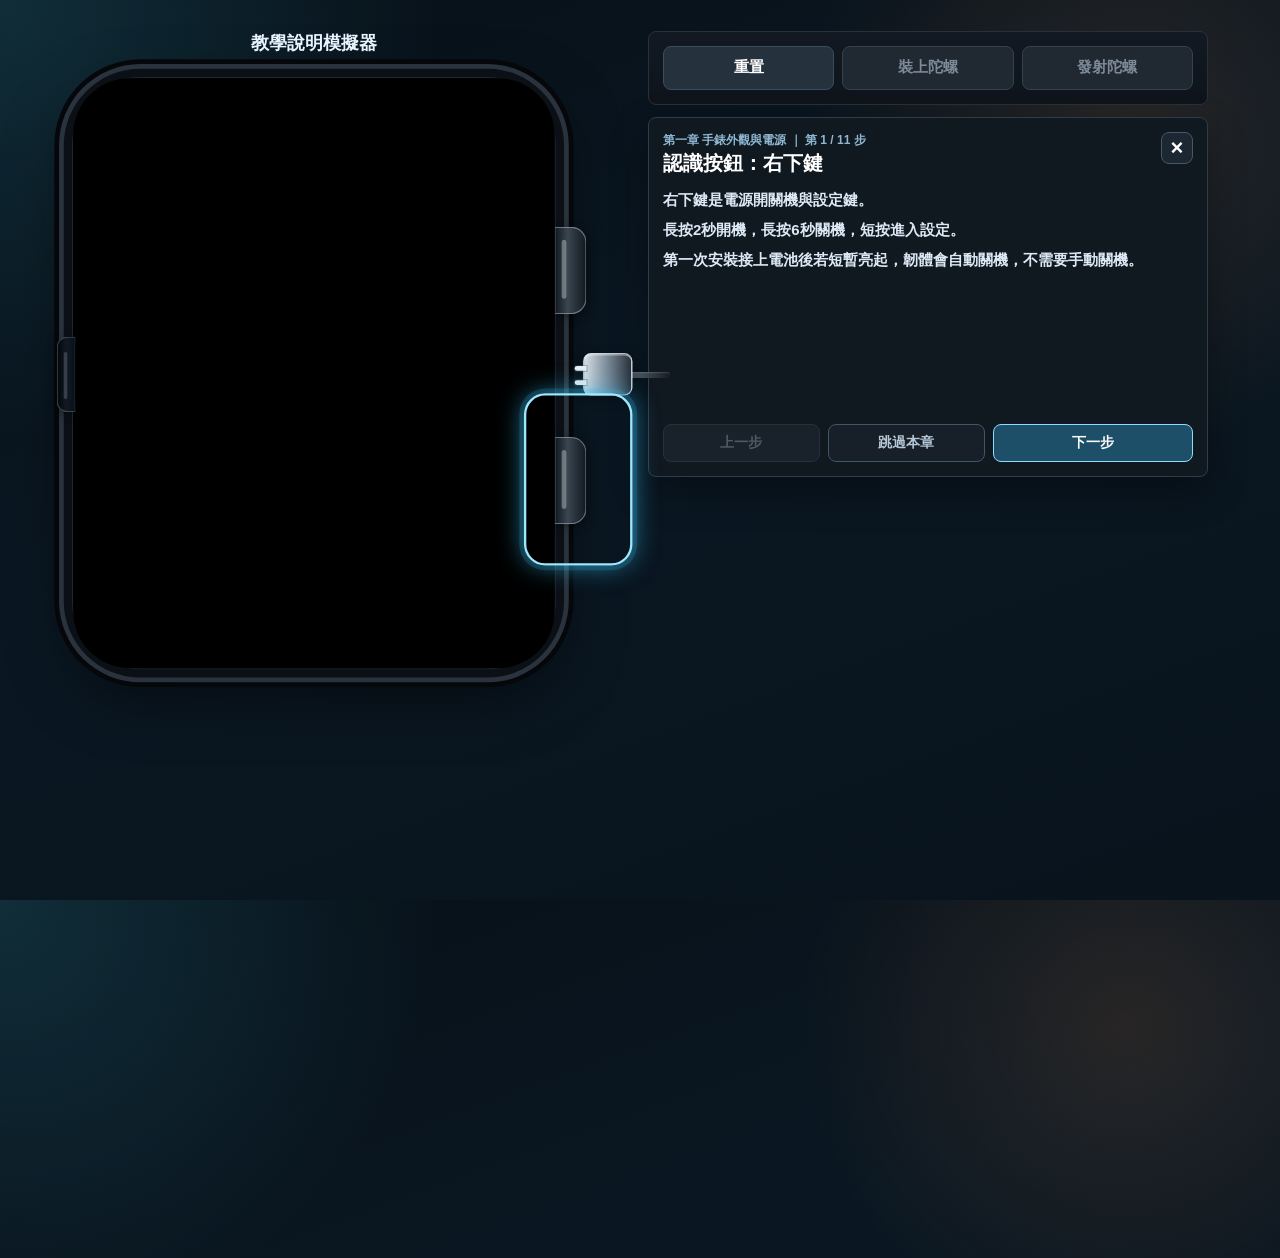
<file: tutorial_simulator/index.html>
<!doctype html>
<html lang="zh-Hant">
<head>
  <meta charset="utf-8">
  <meta name="viewport" content="width=device-width, initial-scale=1, viewport-fit=cover">
  <meta http-equiv="Cache-Control" content="no-store, no-cache, must-revalidate, max-age=0">
  <meta http-equiv="Pragma" content="no-cache">
  <meta http-equiv="Expires" content="0">
  <title>教學模擬 - 適用於戰鬥陀螺X轉速顯示裝置</title>
  <link rel="stylesheet" href="styles.css?v=20260529_titlecenter1">
</head>
<body>
  <main class="layout">
    <section class="watch-stage" aria-label="教學模擬 - 適用於戰鬥陀螺X轉速顯示裝置">
      <h1 class="sim-title">教學說明模擬器</h1>
      <div id="watchShell" class="watch-shell">
    <section class="screen" aria-label="適用於戰鬥陀螺X轉速顯示裝置 LVGL">
      <button id="timerSideButton" class="screen-side-button side-button-top" type="button" aria-label="碼表停止"></button>
      <button id="settingsSideButton" class="screen-side-button side-button-bottom" type="button" aria-label="進入設定"></button>
      <button id="chargePortButton" class="charger-plug-btn" type="button" aria-label="切換充電狀態">
        <span class="charger-plug-cable" aria-hidden="true"></span>
        <span class="charger-plug-body" aria-hidden="true">
          <span class="charger-prong" aria-hidden="true"></span>
          <span class="charger-prong" aria-hidden="true"></span>
        </span>
      </button>
      <span id="sdSlot" class="sd-slot" aria-hidden="true"></span>
      <section id="bootScreen" class="screen-view boot-screen" aria-label="開機畫面">
        <div class="boot-title">戰鬥陀螺X轉速顯示裝置</div>
        <div class="boot-subtitle">我們並不是以遊戲的心情在玩戰鬥陀螺的</div>
        <div class="boot-bar" aria-hidden="true">
          <div id="bootBarFill" class="boot-bar-fill"></div>
        </div>
        <div id="bootPct" class="boot-pct">0%</div>
      </section>

      <section id="offScreen" class="screen-view off-screen active" aria-label="關機畫面">
        <div id="offBatteryHint" class="off-battery-hint hidden" aria-live="polite">
          <div id="offBatteryPct" class="off-battery-pct">0%</div>
          <div id="offBatteryTitle" class="off-battery-title">電量不足</div>
          <div id="offBatteryText" class="off-battery-text">請插入 Type-C 充電</div>
        </div>
      </section>

      <section id="watchScreen" class="screen-view watch-screen" aria-label="錶面">
        <img class="watch-x-bg" src="assets/x_watch_240.png?v=20260518_225900" alt="" aria-hidden="true" draggable="false">
        <svg class="watch-ring-svg" viewBox="0 0 370 452" aria-hidden="true">
          <path class="watch-ring-track ring-path" d="M185 3.5 H284 A82.5 82.5 0 0 1 366.5 86 V366 A82.5 82.5 0 0 1 284 448.5 H86 A82.5 82.5 0 0 1 3.5 366 V86 A82.5 82.5 0 0 1 86 3.5 H185"></path>
          <path class="watch-ring-progress ring-path ring-progress-path" d="M185 3.5 H284 A82.5 82.5 0 0 1 366.5 86 V366 A82.5 82.5 0 0 1 284 448.5 H86 A82.5 82.5 0 0 1 3.5 366 V86 A82.5 82.5 0 0 1 86 3.5 H185"></path>
        </svg>
        <button id="watchBbpHotspot" class="watch-gyro-hotspot" type="button" aria-label="進入模式選擇">
          <span class="watch-gyro-layer" aria-hidden="true">
            <img class="watch-gyro-emblem" src="assets/gyro_emblem_240_a8_lvgl.png?v=20260518_225900" alt="" draggable="false">
            <span class="watch-go-label">GO</span>
          </span>
        </button>
        <div id="watchDate" class="watch-date">1994 / 04 / 03 / 週一</div>
        <div id="watchTime" class="watch-time">00:00</div>
        <button id="watchSettingsHotspot" class="watch-settings-hotspot" type="button" aria-label="進入設定"></button>
      </section>

      <section id="menuScreen" class="screen-view menu-screen" aria-label="模式選擇">
        <h1 class="menu-title">模式選擇</h1>
        <button class="mode-card mode-card-enabled mode-card-solo" type="button" data-mode="bbp">
          積分器連線測速
        </button>
        <button class="mode-card mode-card-disabled mode-card-dual" type="button" disabled>
          積分器雙人對戰
        </button>
        <button class="mode-card mode-card-disabled mode-card-sim" type="button" disabled>
          積分器模擬連線
        </button>
      </section>

      <section id="settingsScreen" class="screen-view settings-screen" aria-label="設定">
        <div class="settings-statusbar" aria-hidden="true">
          <span class="settings-status-time">00:00</span>
          <span class="settings-status-batt"><span class="settings-batt-icon" aria-hidden="true"></span><span>--%</span></span>
        </div>
        <h1 class="settings-title">設定</h1>
        <div class="settings-list">
          <div class="settings-spacer" aria-hidden="true"></div>
          <button class="settings-row" type="button" data-settings-page="datetime">
            <span class="settings-icon settings-img-icon settings-img-calendar settings-icon-datetime" aria-hidden="true"></span>
            <span class="settings-main">日期與時間</span>
            <span class="settings-arrow">›</span>
          </button>
          <button class="settings-row" type="button" data-settings-page="brightness">
            <span class="settings-icon settings-symbol settings-symbol-eye-open settings-icon-bright" aria-hidden="true"></span>
            <span class="settings-main">畫面亮度</span>
            <span class="settings-arrow">›</span>
          </button>
          <button class="settings-row" type="button" data-settings-page="offtime">
            <span class="settings-icon settings-symbol settings-symbol-eye-close settings-icon-powersave" aria-hidden="true"></span>
            <span class="settings-main">自動休眠</span>
            <span class="settings-arrow">›</span>
          </button>
          <button class="settings-row" type="button" data-settings-page="volume">
            <span class="settings-icon settings-symbol settings-symbol-audio settings-icon-sound" aria-hidden="true"></span>
            <span class="settings-main">音量</span>
            <span class="settings-arrow">›</span>
          </button>
          <button class="settings-row disabled" type="button" data-settings-page="level" disabled>
            <span class="settings-icon settings-img-icon settings-img-beyblade-level settings-icon-level" aria-hidden="true"></span>
            <span class="settings-main">陀螺平衡測試</span>
          </button>
          <button class="settings-row disabled" type="button" data-settings-page="sdDetail" disabled>
            <span class="settings-icon settings-img-icon settings-img-chip settings-icon-pmu" aria-hidden="true"></span>
            <span class="settings-main">SD卡資訊</span>
          </button>
          <button class="settings-row" type="button" data-settings-page="about">
            <span class="settings-icon settings-img-icon settings-img-watch settings-icon-about" aria-hidden="true"></span>
            <span class="settings-main">關於設備</span>
            <span class="settings-arrow">›</span>
          </button>
          <button class="settings-row" type="button" data-settings-page="devicePower">
            <span class="settings-icon settings-symbol settings-symbol-power settings-icon-power" aria-hidden="true"></span>
            <span class="settings-main">系統控制</span>
            <span class="settings-arrow">›</span>
          </button>
        </div>
      </section>

      <section id="settingsDetailScreen" class="screen-view settings-detail-screen" aria-label="設定子頁">
        <div class="settings-statusbar" aria-hidden="true">
          <span class="settings-status-time">00:00</span>
          <span class="settings-status-batt"><span class="settings-batt-icon" aria-hidden="true"></span><span>--%</span></span>
        </div>
        <h1 id="settingsDetailTitle" class="settings-detail-title">設定</h1>
        <div id="settingsDetailBody" class="settings-detail-body"></div>
      </section>

      <section id="bbpScreen" class="screen-view bbp-screen" aria-label="積分器連線測速">
        <svg class="bbp-ring-svg" viewBox="0 0 370 452" aria-hidden="true">
          <path class="bbp-ring-track ring-path" d="M185 3.5 H284 A82.5 82.5 0 0 1 366.5 86 V366 A82.5 82.5 0 0 1 284 448.5 H86 A82.5 82.5 0 0 1 3.5 366 V86 A82.5 82.5 0 0 1 86 3.5 H185"></path>
          <path class="bbp-ring-progress ring-path ring-progress-path" d="M185 3.5 H284 A82.5 82.5 0 0 1 366.5 86 V366 A82.5 82.5 0 0 1 284 448.5 H86 A82.5 82.5 0 0 1 3.5 366 V86 A82.5 82.5 0 0 1 86 3.5 H185"></path>
        </svg>

        <section id="scanPage" class="page active" aria-label="積分器連線測速 掃描頁">
        <div class="time-banner" data-page="scan">
          <span class="time-icon" aria-hidden="true"></span>
          <span id="scanBanner" class="time-text">00:00</span>
        </div>
        <div class="scan-card">
          <div id="statusLine" class="scan-status"></div>
          <div id="hintLine" class="scan-hint"></div>
          <div id="macList" class="mac-list"></div>
          <div id="detailPanel" class="detail-panel">
            <div class="detail-mac-wrap">
              <div class="detail-title">MAC位</div>
              <div id="detailMac" class="detail-mac">--</div>
            </div>
            <div class="detail-divider"></div>
            <div class="detail-stats">
              <div class="detail-stat">
                <div class="stat-label">最高速度</div>
                <div id="detailMax" class="stat-value">0</div>
              </div>
              <div class="detail-stat">
                <div class="stat-label">發射次</div>
                <div id="detailShots" class="stat-value">0</div>
              </div>
            </div>
            <button id="bindBtn" class="bind-btn" type="button">設為選定</button>
          </div>
          <div id="simPanel" class="sim-panel hidden" aria-label="積分器模擬連線">
            <div id="simStatus" class="sim-status">次數 0｜廣播</div>
            <div id="simDetail" class="sim-detail">送出 0｜收到 --</div>
            <div class="sim-led-row" aria-hidden="true">
              <div id="simLedAdv" class="sim-led"><span>廣播</span></div>
              <div id="simLedSub" class="sim-led"><span>訂閱</span></div>
              <div id="simLedPair" class="sim-led"><span>配對</span></div>
              <div id="simLedTop" class="sim-led"><span>陀螺</span></div>
            </div>
            <div class="sim-btn-grid">
              <div class="sim-btn-row">
                <button id="simToggleBtn" class="sim-btn" type="button">廣播開</button>
                <button id="simReadyBtn" class="sim-btn" type="button">等待App</button>
              </div>
              <div class="sim-btn-row">
                <button id="simAttachBtn" class="sim-btn" type="button">陀螺未裝上</button>
                <button id="simFireBtn" class="sim-btn" type="button">發射</button>
              </div>
              <button id="simBatchBtn" class="sim-btn sim-batch-btn" type="button">連發200</button>
            </div>
          </div>
          <button id="primaryBtn" class="primary-btn" type="button">掃描</button>
        </div>
        <div class="page-nav" aria-hidden="true">
          <span class="nav-item active"></span>
          <span class="nav-item"></span>
          <span class="nav-item"></span>
          <span class="nav-item"></span>
        </div>
        </section>

        <section id="livePage" class="page" aria-label="積分器連線測速 Live 頁">
        <div class="time-banner" data-page="live">
          <span class="time-icon" aria-hidden="true"></span>
          <span id="liveBanner" class="time-text">00:00</span>
        </div>
        <div class="chip-row">
          <div id="chipReady" class="chip ready">就位</div>
          <div id="chipAtt" class="chip att">準備</div>
          <div id="chipCalc" class="chip calc">計算</div>
        </div>
        <button id="liveBleBtn" class="live-ble-btn hidden" type="button"></button>
        <div class="live-card">
          <div class="mode-row">
            <button id="modeBbp" class="mode-btn" type="button">官方認定</button>
            <button id="modeAna" class="mode-btn active" type="button">實際計算</button>
          </div>
          <div id="liveRpm" class="rpm-value">0</div>
          <div id="diagLabel" class="diag-label">判定: --</div>
        </div>
        <div class="stats-card">
          <div id="liveStatTitle" class="stats-title">本機最大速度</div>
          <div id="liveStatValue" class="stats-value">0</div>
        </div>
        <div class="page-nav" aria-hidden="true">
          <span class="nav-item"></span>
          <span class="nav-item active"></span>
          <span class="nav-item"></span>
          <span class="nav-item"></span>
        </div>
        </section>

        <section id="histPage" class="page" aria-label="積分器連線測速 歷史頁">
        <div class="time-banner" data-page="hist">
          <span class="time-icon" aria-hidden="true"></span>
          <span id="histBanner" class="time-text">00:00</span>
        </div>
        <div class="chip-row">
          <div class="chip ready">就位</div>
          <div class="chip att">準備</div>
          <div class="chip calc">計算</div>
        </div>
        <div class="page-title">歷史轉速</div>
        <div id="histListCard" class="hist-list-card">
          <div class="hist-table">
            <button id="histHead" class="hist-row head" type="button">
              <span class="hist-no">次</span>
              <span id="histHeadValue" class="hist-value">實際計算速度</span>
            </button>
            <div id="histRows"></div>
          </div>
        </div>
        <div class="page-nav" aria-hidden="true">
          <span class="nav-item"></span>
          <span class="nav-item"></span>
          <span class="nav-item active"></span>
          <span class="nav-item"></span>
        </div>
        </section>

        <section id="profilePage" class="page" aria-label="積分器連線測速 發射分析頁">
        <div class="time-banner" data-page="profile">
          <span class="time-icon" aria-hidden="true"></span>
          <span id="profileBanner" class="time-text">00:00</span>
        </div>
        <div class="chip-row">
          <div class="chip ready">就位</div>
          <div class="chip att">準備</div>
          <div class="chip calc">計算</div>
        </div>
        <div class="page-title">發射分析</div>
        <div id="profileCard" class="profile-card">
          <div class="profile-chart-wrap">
            <div class="profile-axis">
              <span>30000</span>
              <span>25000</span>
              <span>20000</span>
              <span>15000</span>
              <span>10000</span>
              <span>5000</span>
              <span>0</span>
            </div>
            <svg id="profileChartSvg" class="profile-chart" viewBox="0 0 271 244" aria-hidden="true"></svg>
          </div>
          <div id="profileDetail" class="profile-detail">
            <div class="phase-row head">
              <span>階段</span>
              <span>時間(ms)</span>
              <span>RPM</span>
            </div>
            <div id="phaseRows"></div>
          </div>
        </div>
        <div class="page-nav" aria-hidden="true">
          <span class="nav-item"></span>
          <span class="nav-item"></span>
          <span class="nav-item"></span>
          <span class="nav-item active"></span>
        </div>
        </section>
      </section>

      <div id="homeHitbox" class="home-hitbox" aria-hidden="true">
        <div class="home-pill"></div>
      </div>
      <div id="sleepOverlay" class="sleep-overlay" aria-label="螢幕休眠"></div>
    </section>
      </div>
    </section>

    <div class="side-rail">
      <aside class="control-panel" aria-label="模擬控制">
        <div class="control-button-row">
          <button id="resetBtn" class="control-btn" type="button">重置</button>
          <button id="mountBtn" class="control-btn warn" type="button" disabled>裝上</button>
          <button id="shotBtn" class="control-btn warn" type="button" disabled>發射</button>
        </div>
        <button id="tutorialOpenBtn" class="control-btn primary tutorial-open-btn" type="button" aria-controls="tutorialPanel" aria-expanded="false">導航教學</button>
      </aside>
      <aside id="tutorialPanel" class="tutorial-panel hidden" aria-label="導航教學" aria-live="polite">
        <div class="tutorial-head">
          <div>
            <div id="tutorialStepLabel" class="tutorial-step-label">第 1 / 1 步</div>
            <h2 id="tutorialTitle" class="tutorial-title">導航教學</h2>
          </div>
          <button id="tutorialCloseBtn" class="tutorial-icon-btn" type="button" aria-label="收合導航教學">×</button>
        </div>
        <div id="tutorialBody" class="tutorial-body"></div>
        <div id="tutorialChapterGrid" class="tutorial-chapters hidden"></div>
        <div id="tutorialWaitHint" class="tutorial-wait-hint"></div>
        <div id="tutorialBlockHint" class="tutorial-block-hint"></div>
        <div class="tutorial-actions">
          <button id="tutorialBackBtn" class="tutorial-btn secondary" type="button">上一步</button>
          <button id="tutorialSkipBtn" class="tutorial-btn ghost" type="button">跳過</button>
          <button id="tutorialNextBtn" class="tutorial-btn primary" type="button">下一步</button>
        </div>
      </aside>
    </div>
  </main>

  <div id="tutorialHighlight" class="tutorial-highlight" aria-hidden="true"></div>
  <script src="app.js?v=20260530_tutorialfirstinstall1"></script>
</body>
</html>
</file>
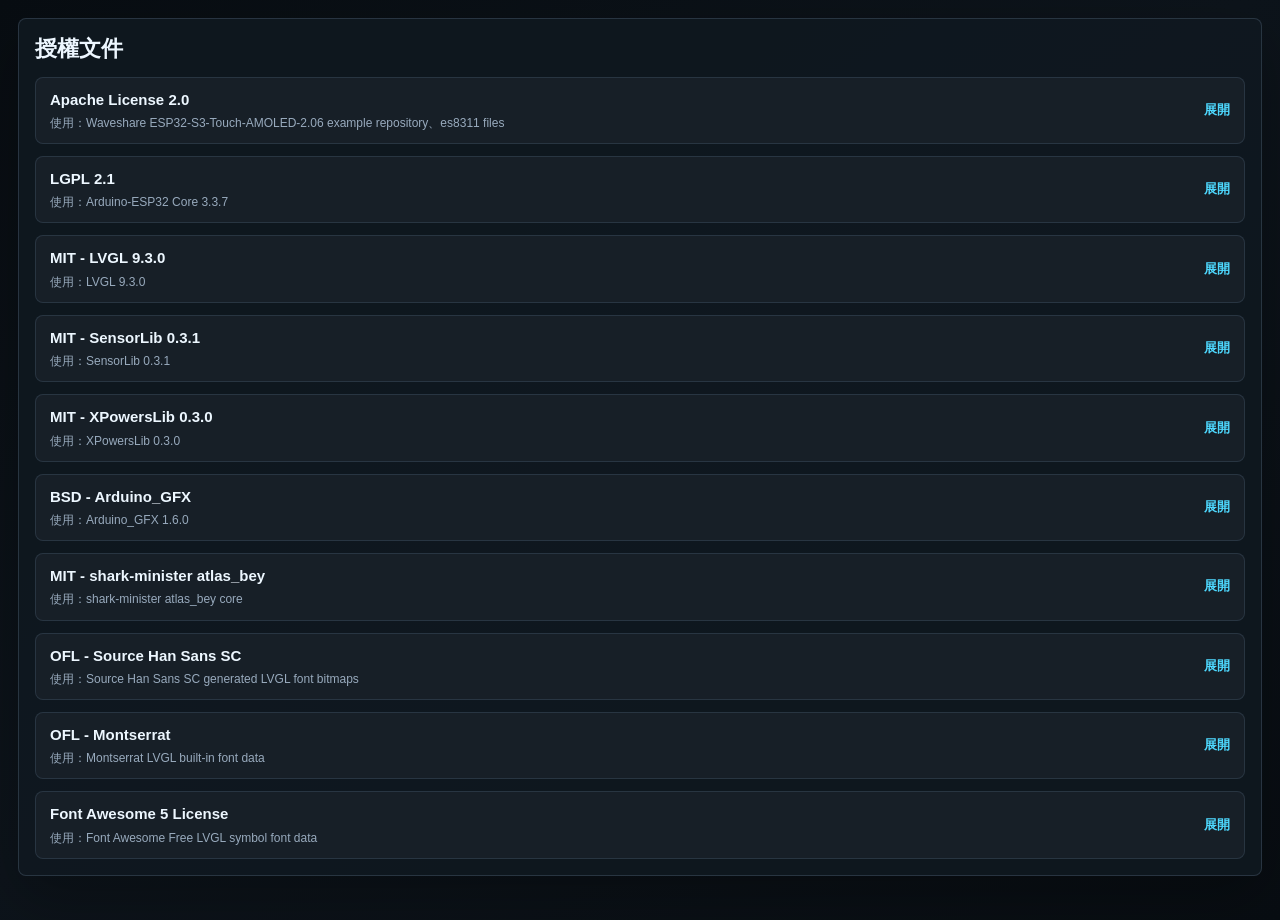
<file: OPEN_SOURCE_NOTICE_WEB.html>
<!doctype html>
<html lang="zh-Hant">
<head>
  <meta charset="utf-8" />
  <meta name="viewport" content="width=device-width, initial-scale=1" />
  <title>授權文件</title>
  <style>
    :root {
      color-scheme: dark;
      --bg: #080d12;
      --panel: #101820;
      --panel-soft: #0c131a;
      --ink: #edf7ff;
      --muted: #98aabd;
      --line: rgba(160, 190, 220, 0.18);
      --accent: #4ed9ff;
      --shadow: 0 20px 60px rgba(0, 0, 0, 0.28);
    }

    * { box-sizing: border-box; }

    html { background: var(--bg); }

    body {
      margin: 0;
      min-height: 100vh;
      background: linear-gradient(145deg, #080d12 0%, #0d141b 48%, #080d12 100%);
      color: var(--ink);
      font-family: -apple-system, BlinkMacSystemFont, "Segoe UI", "Noto Sans TC", "Microsoft JhengHei", Arial, sans-serif;
      line-height: 1.6;
    }

    .page {
      width: 100%;
      margin: 0 auto;
      padding: 18px 18px 44px;
    }

    .panel,
    .license-card {
      border: 1px solid var(--line);
      border-radius: 8px;
      background: rgba(16, 24, 32, 0.92);
      box-shadow: var(--shadow);
    }

    .panel {
      padding: 16px;
    }

    .page-title {
      margin: 0;
      font-size: 22px;
      line-height: 1.25;
      font-weight: 850;
    }

    .license-list {
      display: grid;
      gap: 12px;
      margin-top: 14px;
    }

    .license-card {
      overflow: hidden;
      box-shadow: none;
    }

    .license-card summary {
      display: grid;
      grid-template-columns: minmax(0, 1fr) auto;
      gap: 12px;
      align-items: center;
      padding: 12px 14px;
      list-style: none;
      cursor: pointer;
      background: rgba(255, 255, 255, 0.035);
    }

    .license-card summary::-webkit-details-marker {
      display: none;
    }

    .license-summary-main {
      min-width: 0;
      display: grid;
      gap: 5px;
    }

    .license-title {
      min-width: 0;
      font-size: 15px;
      line-height: 1.35;
      font-weight: 850;
      color: var(--ink);
      overflow-wrap: anywhere;
    }

    .license-used {
      min-width: 0;
      color: var(--muted);
      font-size: 12px;
      line-height: 1.35;
      overflow-wrap: anywhere;
    }

    .license-toggle {
      color: var(--accent);
      font-size: 13px;
      font-weight: 850;
      white-space: nowrap;
    }

    .license-toggle::before {
      content: "展開";
    }

    .license-card[open] .license-toggle::before {
      content: "收合";
    }

    .license-card[open] summary {
      border-bottom: 1px solid var(--line);
    }

    pre {
      margin: 0;
      padding: 14px;
      max-height: 520px;
      overflow: auto;
      white-space: pre-wrap;
      word-break: break-word;
      background: var(--panel-soft);
      color: #e7edf4;
      font: 13px/1.55 ui-monospace, SFMono-Regular, Menlo, Consolas, "Liberation Mono", monospace;
    }

    .loading,
    .error {
      color: var(--muted);
    }

    .error {
      color: #ff8fa0;
    }

    @media (max-width: 620px) {
      .page {
        padding: 10px 8px 32px;
      }

      .panel {
        padding: 12px;
      }

      .page-title {
        font-size: 19px;
      }

      .license-card summary {
        padding: 10px 12px;
      }

      .license-title {
        font-size: 14px;
      }

      pre {
        padding: 12px;
        max-height: 430px;
        font-size: 12px;
      }
    }
  </style>
</head>
<body>
  <main class="page">
    <section class="panel" aria-label="授權文件">
      <h1 class="page-title">授權文件</h1>
      <div class="license-list" id="licenseList"></div>
      <noscript>此頁面需要 JavaScript 載入授權文件內容。</noscript>
    </section>
  </main>

  <script>
    const LICENSE_DOCUMENTS = [
      {
        title: 'Apache License 2.0',
        path: 'LICENSES/Apache-2.0.txt',
        components: ['Waveshare ESP32-S3-Touch-AMOLED-2.06 example repository', 'es8311 files']
      },
      {
        title: 'LGPL 2.1',
        path: 'LICENSES/LGPL-2.1.txt',
        components: ['Arduino-ESP32 Core 3.3.7']
      },
      {
        title: 'MIT - LVGL 9.3.0',
        path: 'LICENSES/MIT-LVGL-9.3.0.txt',
        components: ['LVGL 9.3.0']
      },
      {
        title: 'MIT - SensorLib 0.3.1',
        path: 'LICENSES/MIT-SensorLib-0.3.1.txt',
        components: ['SensorLib 0.3.1']
      },
      {
        title: 'MIT - XPowersLib 0.3.0',
        path: 'LICENSES/MIT-XPowersLib-0.3.0.txt',
        components: ['XPowersLib 0.3.0']
      },
      {
        title: 'BSD - Arduino_GFX',
        path: 'LICENSES/BSD-Arduino_GFX-license.txt',
        components: ['Arduino_GFX 1.6.0']
      },
      {
        title: 'MIT - shark-minister atlas_bey',
        path: 'LICENSES/MIT-shark-minister-atlas_bey.txt',
        components: ['shark-minister atlas_bey core']
      },
      {
        title: 'OFL - Source Han Sans SC',
        path: 'LICENSES/OFL-SourceHanSansSC.txt',
        components: ['Source Han Sans SC generated LVGL font bitmaps']
      },
      {
        title: 'OFL - Montserrat',
        path: 'LICENSES/OFL-Montserrat.txt',
        components: ['Montserrat LVGL built-in font data']
      },
      {
        title: 'Font Awesome 5 License',
        path: 'LICENSES/FontAwesome5-LICENSE.txt',
        components: ['Font Awesome Free LVGL symbol font data']
      }
    ];

    const licenseList = document.getElementById('licenseList');

    function loadLicenseBody(doc, body) {
      if (body.dataset.loaded === 'true') return;
      body.dataset.loaded = 'true';
      body.className = 'loading';
      body.textContent = 'Loading...';

      fetch(doc.path)
        .then(response => {
          if (!response.ok) throw new Error(`HTTP ${response.status}`);
          return response.text();
        })
        .then(text => {
          body.className = '';
          body.textContent = text;
        })
        .catch(error => {
          body.className = 'error';
          body.textContent = `無法載入授權文件：${error.message}`;
        });
    }

    function createLicenseCard(doc) {
      const card = document.createElement('details');
      card.className = 'license-card';

      const summary = document.createElement('summary');
      const summaryMain = document.createElement('span');
      summaryMain.className = 'license-summary-main';
      const title = document.createElement('span');
      title.className = 'license-title';
      title.textContent = doc.title;
      const used = document.createElement('span');
      used.className = 'license-used';
      used.textContent = `使用：${doc.components.join('、')}`;
      summaryMain.append(title, used);
      const toggle = document.createElement('span');
      toggle.className = 'license-toggle';
      summary.append(summaryMain, toggle);

      const body = document.createElement('pre');
      body.className = 'loading';
      body.textContent = 'Loading...';

      card.append(summary, body);
      card.addEventListener('toggle', () => {
        if (card.open) loadLicenseBody(doc, body);
      });

      return card;
    }

    LICENSE_DOCUMENTS.forEach(doc => {
      licenseList.appendChild(createLicenseCard(doc));
    });
  </script>
</body>
</html>
</file>
<file: tutorial_simulator/styles.css>
:root {
  --screen-w: 410px;
  --screen-h: 502px;
  --black: #000000;
  --card: #1a1a1a;
  --panel: #141414;
  --card-border: #2c2c2c;
  --row-border: #2a2a2a;
  --accent: #33b5e5;
  --day-border: #722ed1;
  --text: #ffffff;
  --soft: #f1f7ff;
  --status: #e7f3ff;
  --muted: #8ea7c1;
  --hint: #96a8bf;
  --chip-off: #404040;
  --chip-text-off: #bfc7d2;
  --btn-disabled: #4a5a72;
  --linked: #2a6e49;
  --bind: #2b4a6f;
  --bind-border: #95c8ff;
  --unbind: #6f2b2b;
  --unbind-border: #ffb3b3;
  --ring-track: #163a27;
  --ring-progress: #37d67a;
  --menu-bg: #0b0f14;
  --menu-card: #171c22;
  --menu-disabled: #2a313a;
  --menu-disabled-border: #596273;
  --menu-disabled-text: #d3d9e2;
  --watch-scale: 1;
  --watch-stage-layout-w: 462px;
  --watch-panel-layout-w: 410px;
  --watch-screen-layout-w: 410px;
  --watch-screen-center-shift: 0px;
  --tutorial-panel-layout-w: 520px;
  --tutorial-mobile-panel-fixed-h: 214px;
  --tutorial-mobile-control-reserve-h: 64px;
  --tutorial-mobile-rail-gap: 8px;
  --side-button-hit-w: 64px;
  --side-button-hit-h: 118px;
  --side-button-hit-outset: 52px;
  --side-button-visual-left: 12px;
  --side-button-visual-top: 23px;
  --side-button-visual-w: 26px;
  --side-button-visual-h: 72px;
  font-family: -apple-system, BlinkMacSystemFont, "PingFang TC", "Noto Sans TC", "Segoe UI", Arial, sans-serif;
}

@font-face {
  font-family: "LVGLSymbols";
  src: url("assets/FontAwesome5-Solid+Brands+Regular.ttf?v=20260518_230330") format("truetype");
  font-weight: 900;
  font-style: normal;
  font-display: block;
}

* { box-sizing: border-box; }

html {
  min-height: 100%;
  -webkit-text-size-adjust: 100%;
  -webkit-tap-highlight-color: transparent;
  -webkit-touch-callout: none;
  -webkit-user-select: none;
  user-select: none;
}

body {
  margin: 0;
  min-height: 100vh;
  min-height: 100svh;
  background:
    radial-gradient(circle at top left, rgba(73, 226, 255, 0.14), transparent 28%),
    radial-gradient(circle at 88% 14%, rgba(255, 150, 77, 0.12), transparent 24%),
    linear-gradient(160deg, #071018 0%, #0a1722 45%, #08131c 100%);
  color: var(--text);
  display: grid;
  place-items: start center;
  padding: clamp(18px, 3.4vh, 32px) 32px;
  overflow: hidden;
  -webkit-tap-highlight-color: transparent;
  -webkit-touch-callout: none;
  -webkit-user-select: none;
  user-select: none;
  overscroll-behavior-x: none;
}

.layout {
  width: min(100%, 1180px);
  display: grid;
  grid-template-columns: var(--watch-stage-layout-w) minmax(340px, var(--tutorial-panel-layout-w));
  gap: 30px;
  justify-content: center;
  align-items: start;
  -webkit-touch-callout: none;
  -webkit-user-select: none;
  user-select: none;
}

.watch-stage {
  grid-column: 1;
  width: var(--watch-stage-layout-w);
  display: flex;
  flex-direction: column;
  align-items: center;
  gap: 22px;
}

.sim-title {
  position: relative;
  z-index: 2;
  width: var(--watch-panel-layout-w);
  margin: 0;
  color: #e7f3ff;
  font-size: 18px;
  line-height: 24px;
  min-height: 24px;
  font-weight: 850;
  text-align: center;
  transform: translateX(calc(-1 * var(--watch-screen-center-shift)));
  overflow-wrap: anywhere;
  -webkit-touch-callout: none;
  -webkit-user-select: none;
  user-select: none;
}

.side-rail {
  grid-column: 2;
  display: flex;
  flex-direction: column;
  gap: 12px;
  width: 100%;
  max-width: var(--tutorial-panel-layout-w);
  align-items: center;
}

.watch-shell {
  position: relative;
  width: var(--screen-w);
  height: var(--screen-h);
  overflow: visible;
  isolation: isolate;
}

.screen {
  position: relative;
  width: var(--screen-w);
  height: var(--screen-h);
  --ring-perimeter: 1474.36;
  --battery-dash: 1061.54;
  --battery-color: #4cf28a;
  background: var(--black);
  overflow: visible;
  transform: scale(var(--watch-scale));
  transform-origin: left top;
  user-select: none;
  -webkit-user-select: none;
  -webkit-touch-callout: none;
  -webkit-tap-highlight-color: transparent;
  touch-action: none;
  border-radius: 58px;
  border: 1px solid #1f2831;
  box-shadow:
    0 0 0 7px #0b1016,
    0 0 0 11px #2a333d,
    0 0 0 15px #05070a,
    0 18px 52px rgba(0, 0, 0, 0.56);
}

.layout *,
.screen *,
.control-panel *,
.tutorial-panel *,
.tutorial-highlight {
  -webkit-tap-highlight-color: transparent;
  -webkit-touch-callout: none;
}

.layout *,
.screen *,
.screen img,
.screen button,
.control-panel *,
.tutorial-panel *,
.tutorial-highlight {
  -webkit-user-select: none;
  user-select: none;
}

.screen img,
.screen button,
.control-panel button,
.tutorial-panel button {
  -webkit-user-drag: none;
}

.screen button,
.screen [role="button"],
.control-btn,
.tutorial-btn,
.tutorial-icon-btn,
.tutorial-chapter-btn {
  outline: none;
  touch-action: manipulation;
}

.screen button:focus,
.screen [role="button"]:focus,
.control-btn:focus,
.tutorial-btn:focus,
.tutorial-icon-btn:focus,
.tutorial-chapter-btn:focus {
  outline: none;
}

.screen.charging {
  --battery-color: #ff8a00;
}

.screen-side-button {
  position: absolute;
  right: calc(0px - var(--side-button-hit-outset));
  width: var(--side-button-hit-w);
  height: var(--side-button-hit-h);
  border: 0;
  border-radius: 0;
  padding: 0;
  background: transparent;
  box-shadow: none;
  pointer-events: none;
  z-index: 60;
  transform: translateX(0);
  touch-action: none;
  -webkit-touch-callout: none;
  -webkit-user-select: none;
  user-select: none;
}

button.screen-side-button {
  appearance: none;
  -webkit-appearance: none;
}

.screen-side-button::before {
  content: "";
  position: absolute;
  left: calc(var(--side-button-visual-left) + 6px);
  top: calc(var(--side-button-visual-top) + 11px);
  width: 4px;
  height: 50px;
  border-radius: 3px;
  background: rgba(234, 244, 247, 0.34);
  z-index: 1;
  transition: transform 95ms ease-out;
}

.screen-side-button::after {
  content: "";
  position: absolute;
  left: var(--side-button-visual-left);
  top: var(--side-button-visual-top);
  width: var(--side-button-visual-w);
  height: var(--side-button-visual-h);
  border-radius: 0 13px 13px 0;
  border: 1px solid rgba(190, 205, 218, 0.46);
  border-left: 0;
  background: linear-gradient(90deg, #10161d 0%, #3a4650 42%, #141a22 100%);
  box-shadow:
    inset 1px 0 0 rgba(255, 255, 255, 0.18),
    2px 2px 8px rgba(0, 0, 0, 0.36);
  transition: transform 95ms ease-out, filter 95ms ease-out, box-shadow 95ms ease-out;
}

.side-button-top {
  top: calc(126px - var(--side-button-visual-top));
  pointer-events: auto;
  cursor: pointer;
}
.side-button-bottom {
  top: calc(304px - var(--side-button-visual-top));
  pointer-events: auto;
  cursor: pointer;
}

.screen-side-button.pressed::before,
.screen-side-button.pressed::after {
  transform: translateX(-6px);
}

.screen-side-button.pressed::after {
  filter: brightness(1.45);
  box-shadow: inset 1px 0 0 rgba(255, 255, 255, 0.28);
}

.charger-plug-btn {
  position: absolute;
  right: -74px;
  top: 226px;
  width: 74px;
  height: 50px;
  border: 0;
  padding: 0;
  background: transparent;
  cursor: pointer;
  pointer-events: auto;
  z-index: 61;
  transform: translateX(24px);
  transition: transform 180ms ease-out, filter 120ms ease-out;
}

.screen.charging .charger-plug-btn {
  transform: translateX(0);
}

.charger-plug-btn.needs-charge {
  transform: translateX(0);
  filter: brightness(1.25);
}

.charger-plug-btn.needs-charge .charger-plug-body {
  animation: chargeHintPulse 720ms ease-in-out infinite;
  box-shadow:
    inset 8px 0 16px rgba(255, 255, 255, 0.32),
    0 0 18px rgba(255, 138, 0, 0.8);
}

.charger-plug-btn:active,
.charger-plug-btn.pressed {
  filter: brightness(1.28);
}

.charger-plug-body {
  position: absolute;
  left: 0;
  top: 7px;
  width: 42px;
  height: 36px;
  border: 1px solid rgba(230, 238, 245, 0.72);
  border-radius: 7px;
  background: linear-gradient(90deg, #d8e0e7 0%, #7d8c9a 48%, #27313b 100%);
  box-shadow:
    inset 0 1px 0 rgba(255, 255, 255, 0.44),
    2px 2px 10px rgba(0, 0, 0, 0.36);
}

.charger-prong {
  position: absolute;
  left: -8px;
  width: 10px;
  height: 4px;
  border-radius: 3px 0 0 3px;
  background: #e7eef4;
  box-shadow: 0 0 0 1px rgba(75, 88, 99, 0.35);
}

.charger-prong:first-child { top: 10px; }
.charger-prong:last-child { top: 22px; }

.charger-plug-cable {
  position: absolute;
  left: 41px;
  top: 23px;
  width: 33px;
  height: 5px;
  border-radius: 0 4px 4px 0;
  background: linear-gradient(90deg, #566370 0%, #151b21 100%);
  box-shadow: inset 0 1px 0 rgba(255, 255, 255, 0.12);
}

.sd-slot {
  position: absolute;
  left: -14px;
  top: 219px;
  width: 16px;
  height: 64px;
  border-radius: 9px 0 0 9px;
  border: 1px solid rgba(126, 145, 160, 0.38);
  border-right: 0;
  background: linear-gradient(90deg, #05080c 0%, #121923 48%, #071018 100%);
  box-shadow:
    inset -1px 0 0 rgba(255, 255, 255, 0.08),
    -2px 2px 8px rgba(0, 0, 0, 0.32);
  pointer-events: none;
  z-index: 58;
}

.sd-slot::before {
  content: "";
  position: absolute;
  left: 5px;
  top: 12px;
  width: 3px;
  height: 40px;
  border-radius: 3px;
  background: rgba(151, 170, 184, 0.28);
}

.screen-view {
  position: absolute;
  inset: 0;
  display: block;
  overflow: hidden;
  border-radius: 48px;
  visibility: hidden;
  opacity: 0;
  pointer-events: none;
  z-index: 0;
  transform: translateY(0);
  transition: transform 180ms ease-out, opacity 120ms linear;
}

.screen-view.active {
  visibility: visible;
  opacity: 1;
  pointer-events: auto;
  z-index: 20;
  transform: translateY(0);
}

.screen-view:not(.active) * {
  visibility: hidden !important;
  pointer-events: none !important;
}

.screen-view.from-top {
  transform: translateY(-100%);
}

.screen-view.from-bottom {
  transform: translateY(100%);
}

.boot-screen {
  background: #000000;
  z-index: 4;
}

.off-screen {
  background: #000000;
  z-index: 5;
}

.off-battery-hint {
  position: absolute;
  left: 52px;
  top: 160px;
  width: 306px;
  min-height: 184px;
  border-radius: 18px;
  border: 1px solid rgba(255, 138, 0, 0.82);
  background: rgba(18, 14, 9, 0.94);
  box-shadow:
    0 0 0 4px rgba(255, 138, 0, 0.13),
    0 0 30px rgba(255, 138, 0, 0.35);
  display: grid;
  place-items: center;
  align-content: center;
  row-gap: 10px;
  padding: 18px;
  text-align: center;
  z-index: 8;
}

.off-battery-hint.hidden {
  display: none;
}

.off-battery-hint.attention {
  animation: offBatteryAttention 520ms ease-out 2;
}

.off-battery-pct {
  color: #ff8a00;
  font-size: 48px;
  line-height: 56px;
  font-weight: 900;
  font-variant-numeric: tabular-nums;
}

.off-battery-title {
  color: #ffffff;
  font-size: 25px;
  line-height: 32px;
  font-weight: 850;
}

.off-battery-text {
  color: #ffd9a6;
  font-size: 18px;
  line-height: 24px;
  font-weight: 750;
}

@keyframes chargeHintPulse {
  0%, 100% { box-shadow: inset 8px 0 16px rgba(255, 255, 255, 0.32), 0 0 14px rgba(255, 138, 0, 0.55); }
  50% { box-shadow: inset 8px 0 16px rgba(255, 255, 255, 0.44), 0 0 28px rgba(255, 138, 0, 1); }
}

@keyframes offBatteryAttention {
  0%, 100% { transform: scale(1); }
  45% { transform: scale(1.035); }
}

.boot-title {
  position: absolute;
  left: 14px;
  top: 179px;
  width: 382px;
  color: #ffffff;
  font-size: 30px;
  line-height: 38px;
  font-weight: 900;
  text-align: center;
  white-space: nowrap;
  overflow: hidden;
}

.boot-subtitle {
  position: absolute;
  left: 18px;
  top: 225px;
  width: 374px;
  color: #7a7a7a;
  font-size: 20px;
  line-height: 28px;
  font-weight: 750;
  text-align: center;
  white-space: nowrap;
  overflow: hidden;
}

.boot-bar {
  position: absolute;
  left: 111px;
  top: 285px;
  width: 188px;
  height: 12px;
  border-radius: 6px;
  background: #232323;
  overflow: hidden;
}

.boot-bar-fill {
  width: 0%;
  height: 100%;
  border-radius: 6px;
  background: var(--accent);
  transition: width 120ms linear;
}

.boot-pct {
  position: absolute;
  left: 0;
  top: 311px;
  width: 100%;
  color: #b8ddf4;
  font-size: 24px;
  line-height: 30px;
  font-weight: 850;
  text-align: center;
}

.watch-screen {
  background: #050a0d;
  z-index: 3;
}

.watch-x-bg {
  position: absolute;
  inset: 0;
  width: 100%;
  height: 100%;
  object-fit: cover;
  object-position: center calc(50% + 16px);
  opacity: 1;
  pointer-events: none;
  user-select: none;
  -webkit-user-drag: none;
}

.watch-ring-svg {
  position: absolute;
  left: 20px;
  top: 5px;
  width: 370px;
  height: 452px;
  overflow: visible;
  pointer-events: none;
}

.ring-path {
  fill: none;
  stroke-width: 7px;
  stroke-linecap: round;
  stroke-linejoin: round;
}

.watch-ring-track {
  stroke: #0c1911;
}

.watch-ring-progress {
  stroke: var(--battery-color);
  stroke-dasharray: var(--battery-dash) var(--ring-perimeter);
  stroke-dashoffset: 0;
  opacity: 0.96;
}

.screen.charging .watch-ring-progress {
  opacity: 0.96;
}

.watch-gyro-hotspot {
  position: absolute;
  left: 90px;
  top: 64px;
  width: 230px;
  height: 230px;
  border-radius: 50%;
  display: block;
  padding: 0;
  border: 0;
  background: transparent;
  z-index: 2;
  color: inherit;
  appearance: none;
  -webkit-appearance: none;
}

.watch-gyro-layer {
  position: absolute;
  left: -10px;
  top: -10px;
  width: 250px;
  height: 250px;
  overflow: hidden;
  pointer-events: none;
}

.watch-gyro-emblem {
  position: absolute;
  left: 11px;
  top: 17px;
  width: 240px;
  height: 240px;
  opacity: 1;
  animation: gyro-spin 9s linear infinite;
  transform-origin: 114px 108px;
  user-select: none;
  -webkit-user-drag: none;
}

.watch-go-label {
  position: absolute;
  left: 0;
  top: 105px;
  width: 250px;
  height: 40px;
  color: #f4fcff;
  font-family: "Montserrat", "Avenir Next", "Segoe UI", Arial, sans-serif;
  font-size: 32px;
  line-height: 38px;
  font-weight: 700;
  letter-spacing: 1px;
  opacity: 0.9;
  text-align: center;
  z-index: 2;
  text-shadow: none;
}

.watch-date,
.watch-time {
  position: absolute;
  left: 0;
  width: 100%;
  text-align: center;
  white-space: nowrap;
  overflow: hidden;
}

.watch-date {
  top: 357px;
  color: #b8c8cd;
  font-family: "Source Han Sans SC", "PingFang TC", "Noto Sans TC", sans-serif;
  font-size: 23px;
  line-height: 28px;
  font-weight: 700;
}

.watch-time {
  top: 395px;
  color: #eaf4f7;
  font-family: "Montserrat", "Avenir Next", "Segoe UI", Arial, sans-serif;
  font-size: 48px;
  line-height: 56px;
  font-weight: 700;
  font-variant-numeric: tabular-nums;
}

.watch-time.time-12h {
  font-size: 44px;
}

.watch-settings-hotspot {
  position: absolute;
  left: 87px;
  top: 347px;
  width: 236px;
  height: 96px;
  border: 0;
  padding: 0;
  border-radius: 24px;
  background: transparent;
  appearance: none;
  -webkit-appearance: none;
  z-index: 4;
  cursor: pointer;
}

@keyframes gyro-spin {
  from { transform: scale(0.758333) rotate(0deg); }
  to { transform: scale(0.758333) rotate(360deg); }
}

.menu-screen {
  background: var(--menu-bg);
  z-index: 1;
}

.bbp-screen {
  background: var(--black);
  z-index: 2;
}

.menu-title {
  position: absolute;
  left: 0;
  top: 68px;
  width: 100%;
  margin: 0;
  color: var(--accent);
  font-size: 28px;
  line-height: 34px;
  font-weight: 800;
  text-align: center;
  letter-spacing: 0;
}

.mode-card {
  position: absolute;
  left: 20px;
  width: 370px;
  height: 86px;
  border-radius: 16px;
  border: 1px solid currentColor;
  display: grid;
  place-items: center;
  padding: 0 22px;
  font-size: 24px;
  line-height: 30px;
  font-weight: 800;
  text-align: center;
  white-space: nowrap;
  overflow: hidden;
  letter-spacing: 0;
}

.mode-card-solo { top: 132px; }
.mode-card-dual { top: 230px; }
.mode-card-sim { top: 328px; }
.mode-card-rpr { top: 426px; }

.mode-card-enabled {
  color: #f2f4f6;
  border-color: #4cf28a;
  background: var(--menu-card);
}

.mode-card-sim.mode-card-enabled {
  border-color: #d97b54;
}

.mode-card-enabled:active {
  border-width: 2px;
}

.mode-card-disabled {
  color: var(--menu-disabled-text);
  border-color: var(--menu-disabled-border);
  background: rgba(42, 49, 58, 0.8);
  opacity: 1;
}

.settings-screen {
  background: #000000;
  z-index: 1;
}

.settings-statusbar {
  position: absolute;
  left: 0;
  top: 0;
  width: 410px;
  height: 62px;
  z-index: 5;
  pointer-events: none;
  background: transparent;
}

.settings-status-time {
  position: absolute;
  left: 55px;
  top: 18px;
  width: 110px;
  color: #ffffff;
  font-family: "Montserrat", "Avenir Next", "Segoe UI", Arial, sans-serif;
  font-size: 30px;
  line-height: 36px;
  font-weight: 700;
  text-align: center;
  font-variant-numeric: tabular-nums;
  letter-spacing: 0;
}

.settings-status-time.time-12h {
  left: 22px;
  width: 176px;
}

.settings-status-batt {
  position: absolute;
  right: 45px;
  top: 18px;
  min-width: 112px;
  height: 36px;
  color: #ffffff;
  font-family: "Montserrat", "Avenir Next", "Segoe UI", Arial, sans-serif;
  font-size: 30px;
  line-height: 36px;
  font-weight: 700;
  display: inline-flex;
  align-items: center;
  justify-content: flex-end;
  gap: 7px;
  font-variant-numeric: tabular-nums;
  letter-spacing: 0;
}

.settings-batt-icon {
  position: relative;
  width: 32px;
  height: 36px;
  flex: 0 0 32px;
  display: grid;
  place-items: center;
  border: 0;
  border-radius: 0;
  font-family: "LVGLSymbols", "Font Awesome 5 Free";
  font-size: 28px;
  line-height: 36px;
  font-weight: 900;
}

.settings-batt-icon::before {
  content: "\f244";
}

.settings-batt-icon::after {
  content: none;
}

.settings-batt-icon.batt-full::before { content: "\f240"; }
.settings-batt-icon.batt-3::before { content: "\f241"; }
.settings-batt-icon.batt-2::before { content: "\f242"; }
.settings-batt-icon.batt-1::before { content: "\f243"; }
.settings-batt-icon.batt-empty::before { content: "\f244"; }
.settings-batt-icon.charge::before { content: "\f0e7"; }

.settings-title {
  position: absolute;
  left: 16px;
  top: 64px;
  margin: 0;
  color: var(--accent);
  font-size: 28px;
  line-height: 35px;
  font-weight: 800;
  letter-spacing: 0;
}

.settings-list {
  position: absolute;
  left: 0;
  top: 104px;
  width: 100%;
  height: 398px;
  display: flex;
  flex-direction: column;
  align-items: center;
  gap: 10px;
  padding: 6px 8px 56px;
  overflow-y: auto;
  overscroll-behavior: contain;
  scrollbar-width: none;
  touch-action: pan-y;
  -webkit-overflow-scrolling: touch;
}

.settings-list::-webkit-scrollbar {
  display: none;
}

.settings-spacer {
  width: 394px;
  height: 4px;
  flex: 0 0 4px;
}

.settings-list > .settings-spacer:not(:first-child) {
  display: none;
}

.settings-row {
  position: relative;
  width: 394px;
  min-height: 68px;
  border: 0;
  border-radius: 14px;
  background: #1a1a1a;
  color: #ffffff;
  flex: 0 0 68px;
  padding: 0;
  appearance: none;
  -webkit-appearance: none;
  text-align: left;
  cursor: pointer;
}

.settings-row:not(.disabled):active {
  background: #2a2a2a;
}

.settings-row.disabled {
  border: 1px solid #596273;
  background: rgba(42, 49, 58, 0.8);
  opacity: 1;
  cursor: default;
}

.settings-icon {
  position: absolute;
  left: 12px;
  top: 18px;
  width: 32px;
  height: 32px;
  display: grid;
  place-items: center;
  font-size: 32px;
  line-height: 32px;
  font-weight: 800;
}

.settings-symbol::before {
  display: block;
  font-family: "LVGLSymbols", "Font Awesome 5 Free";
  font-size: 32px;
  line-height: 32px;
  font-weight: 900;
}

.settings-symbol-audio::before { content: "\f001"; }
.settings-symbol-list::before { content: "\f00b"; }
.settings-symbol-power::before { content: "\f011"; }
.settings-symbol-home::before { content: "\f015"; }
.settings-symbol-refresh::before { content: "\f021"; }
.settings-symbol-volume-max::before { content: "\f028"; }
.settings-symbol-eye-open::before { content: "\f06e"; }
.settings-symbol-eye-close::before { content: "\f070"; }
.settings-symbol-charge::before { content: "\f0e7"; }
.settings-symbol-gps::before { content: "\f124"; }
.settings-symbol-file::before { content: "\f15b"; }

.settings-img-icon::before {
  content: "";
  display: block;
  width: 32px;
  height: 32px;
  background-position: center;
  background-repeat: no-repeat;
  background-size: 32px 32px;
  -webkit-mask: none;
  mask: none;
}

.settings-img-calendar.settings-icon-datetime::before {
  background-image: url("assets/calendar_sheet_32x32_lvgl_f4a259.png?v=20260518_230820");
}

.settings-img-calendar.settings-icon-datetime-date::before {
  background-image: url("assets/calendar_sheet_32x32_lvgl_ffb86c.png?v=20260518_230820");
}

.settings-img-clock::before {
  background-image: url("assets/clock_icon_32x32_lvgl_71b7ff.png?v=20260518_230820");
}

.settings-img-chip::before {
  background-image: url("assets/chip_32x32_lvgl_7bc47f.png?v=20260518_230820");
}

.settings-img-watch::before {
  background-image: url("assets/watch_outline_32x32_lvgl_8fa8ff.png?v=20260518_230820");
}

.settings-img-beyblade-level::before {
  background-image: url("assets/beyblade_level_32x32_lvgl_4fc3f7.png?v=20260529_154000");
}

.settings-icon-datetime { color: #f4a259; }
.settings-icon-bright { color: #ffd166; }
.settings-icon-powersave { color: #5ec0a5; }
.settings-icon-datetime-time { color: #71b7ff; }
.settings-icon-datetime-date { color: #ffb86c; }
.settings-icon-datetime-format { color: #5ec0a5; }
.settings-icon-sound { color: #ff8a65; }
.settings-icon-vibe { color: #ff6b6b; }
.settings-icon-pmu { color: #7bc47f; }
.settings-icon-level { color: #4fc3f7; }
.settings-icon-about { color: #8fa8ff; }
.settings-icon-power { color: #f56565; }
.settings-icon-restart { color: #69c6ff; }
.settings-icon-reset { color: #ffb347; }
.settings-icon-license { color: #f2b544; }

.settings-main {
  position: absolute;
  left: 60px;
  right: 48px;
  top: 0;
  height: 68px;
  display: flex;
  align-items: center;
  color: #ffffff;
  font-size: 24px;
  line-height: 35px;
  font-weight: 800;
  white-space: nowrap;
  overflow: hidden;
}

.settings-row.two-line .settings-main {
  top: 7px;
  height: 32px;
  align-items: flex-end;
  line-height: 30px;
}

.settings-sub {
  position: absolute;
  left: 60px;
  right: 48px;
  top: 39px;
  height: 22px;
  color: #9aa8b8;
  font-size: 16px;
  line-height: 22px;
  font-weight: 700;
  white-space: nowrap;
  overflow: hidden;
  text-overflow: ellipsis;
}

.settings-row.disabled .settings-icon,
.settings-row.disabled .settings-main,
.settings-row.disabled .settings-sub,
.settings-row.disabled .settings-arrow {
  opacity: 0.7;
}

.settings-arrow {
  position: absolute;
  right: 15px;
  top: 0;
  height: 68px;
  color: transparent;
  font-size: 32px;
  line-height: 68px;
  font-weight: 600;
}

.settings-arrow::before {
  content: "\f054";
  font-family: "LVGLSymbols", "Font Awesome 5 Free";
  color: #444444;
  font-size: 32px;
  line-height: 68px;
  font-weight: 900;
}

.settings-row-value {
  position: absolute;
  right: 15px;
  top: 0;
  height: 68px;
  color: #cccccc;
  font-size: 24px;
  line-height: 68px;
  font-weight: 850;
  font-variant-numeric: tabular-nums;
}

.settings-detail-screen {
  background: #000000;
  z-index: 1;
}

.settings-detail-title {
  position: absolute;
  left: 16px;
  top: 64px;
  width: 378px;
  margin: 0;
  color: var(--accent);
  font-size: 24px;
  line-height: 35px;
  font-weight: 800;
  letter-spacing: 0;
  white-space: nowrap;
  overflow: hidden;
}

.settings-detail-title.hidden {
  display: none;
}

.settings-detail-body {
  position: absolute;
  left: 0;
  top: 102px;
  width: 100%;
  height: 400px;
  overflow-y: auto;
  padding: 0 8px 56px;
  overscroll-behavior: contain;
  scrollbar-width: none;
  touch-action: pan-y;
  -webkit-overflow-scrolling: touch;
}

.settings-detail-body::-webkit-scrollbar {
  display: none;
}

.settings-sub-list {
  display: flex;
  flex-direction: column;
  align-items: center;
  gap: 12px;
  padding-top: 10px;
}

.settings-card {
  width: 100%;
  border-radius: 14px;
  border: 1px solid #333333;
  background: #1a1a1a;
  padding: 10px;
  color: #ffffff;
}

.settings-info-card {
  display: grid;
  gap: 4px;
}

.settings-section-title {
  color: #999999;
  font-size: 24px;
  line-height: 35px;
  font-weight: 800;
}

.settings-info-row {
  min-height: 48px;
  border-radius: 10px;
  background: #212121;
  display: grid;
  grid-template-columns: minmax(96px, 38%) 1fr;
  align-items: center;
  gap: 12px;
  padding: 10px 14px;
}

.settings-info-row > span:first-child {
  color: #aaaaaa;
  font-size: 24px;
  line-height: 35px;
  font-weight: 700;
}

.settings-info-row > span:last-child {
  color: #ffffff;
  font-size: 24px;
  line-height: 35px;
  font-weight: 800;
  text-align: right;
  white-space: normal;
  overflow-wrap: anywhere;
}

.settings-detail-body-aboutDevice .settings-info-row,
.settings-detail-body-licenseInfo .settings-info-row {
  grid-template-columns: 34% 62%;
  gap: 4px;
  padding-left: 8px;
  padding-right: 8px;
}

.settings-editor-card {
  min-height: 300px;
  display: grid;
  place-items: center;
  padding: 18px 12px;
}

.settings-detail-body-datetime {
  padding: 0 8px 56px;
}

.settings-detail-body-about,
.settings-detail-body-devicePower {
  padding: 6px 8px 56px;
}

.settings-detail-body-motor {
  padding: 10px 12px 52px;
}

.settings-detail-body-battery,
.settings-detail-body-level,
.settings-detail-body-aboutDevice,
.settings-detail-body-sdDetail,
.settings-detail-body-licenseInfo,
.settings-detail-body-openSource,
.settings-detail-body-factoryReset {
  padding: 0 16px 50px;
}

.settings-detail-body-battery {
  top: 62px;
  height: 440px;
}

.settings-detail-body-date,
.settings-detail-body-offtime,
.settings-detail-body-brightness,
.settings-detail-body-volume {
  overflow: hidden;
}

.settings-detail-body-time,
.settings-detail-body-factoryReset {
  overflow: visible;
}

.settings-detail-body-battery .settings-sub-list,
.settings-detail-body-level .settings-sub-list,
.settings-detail-body-aboutDevice .settings-sub-list,
.settings-detail-body-sdDetail .settings-sub-list,
.settings-detail-body-licenseInfo .settings-sub-list,
.settings-detail-body-openSource .settings-sub-list,
.settings-detail-body-factoryReset .settings-sub-list {
  padding-top: 0;
}

.settings-detail-body-about .settings-sub-list,
.settings-detail-body-devicePower .settings-sub-list {
  padding-top: 0;
  gap: 10px;
}

.settings-detail-body-motor .settings-sub-list {
  padding-top: 0;
}

.settings-list-title {
  width: 100%;
  margin: 0 0 2px;
  color: var(--accent);
  font-size: 24px;
  line-height: 35px;
  font-weight: 800;
  letter-spacing: 0;
}

.settings-value-label {
  color: #cccccc;
  font-size: 30px;
  line-height: 36px;
  font-weight: 850;
  text-align: center;
  font-variant-numeric: tabular-nums;
}

.settings-vertical-slider {
  position: absolute;
  left: 144px;
  top: 36px;
  width: 122px;
  height: 270px;
  background: transparent;
  display: flex;
  align-items: center;
  justify-content: center;
  padding: 0;
}

.settings-vertical-slider::before {
  content: "";
  position: absolute;
  left: 6px;
  top: 6px;
  width: 110px;
  height: 242px;
  border-radius: 16px;
  border: 1px solid #4a4a4a;
  background: #303030;
}

.settings-vertical-slider::after {
  content: "";
  position: absolute;
  left: 16px;
  bottom: 30px;
  width: 90px;
  height: calc(var(--slider-pct, 0.5) * 226px);
  min-height: 8px;
  max-height: 226px;
  border-radius: 12px;
  background: #f2f2f2;
  z-index: 1;
}

.settings-slider-stage {
  position: relative;
  width: 410px;
  height: 400px;
  margin-left: -8px;
}

.settings-vertical-slider input[type="range"] {
  width: 242px;
  height: 110px;
  accent-color: #f2f2f2;
  transform: rotate(-90deg);
  position: relative;
  z-index: 4;
  opacity: 0;
}

.settings-slider-icon {
  position: absolute;
  left: 40px;
  top: 111px;
  width: 42px;
  height: 42px;
  color: #7a7a7a;
  font-size: 28px;
  line-height: 42px;
  font-weight: 800;
  pointer-events: none;
  text-align: center;
  z-index: 3;
}

.settings-slider-icon.settings-symbol::before {
  font-size: 28px;
  line-height: 42px;
}

.settings-save-btn,
.settings-action-btn {
  width: 220px;
  height: 64px;
  border: 0;
  border-radius: 16px;
  background: #0055cc;
  color: #ffffff;
  font-size: 24px;
  line-height: 35px;
  font-weight: 800;
}

.settings-save-btn:active,
.settings-action-btn:active {
  background: #0044aa;
}

.settings-action-btn.warn {
  background: #ffb347;
}

.settings-action-btn.danger {
  background: #f56565;
}

.settings-roller-row .settings-action-btn {
  width: 88px;
  height: 48px;
  border-radius: 14px;
  font-size: 24px;
  line-height: 28px;
}

.settings-roller-row {
  display: flex;
  align-items: center;
  justify-content: center;
  gap: 12px;
}

.settings-time-stage,
.settings-offtime-stage {
  position: relative;
  width: 410px;
  height: 400px;
  margin-left: -8px;
}

.settings-time-stage .settings-roller,
.settings-offtime-stage .settings-roller {
  position: absolute;
}

.settings-time-stage .time-hour {
  left: 65px;
  top: 44px;
  width: 130px;
  height: 210px;
}

.settings-time-stage .time-minute {
  left: 215px;
  top: 44px;
  width: 130px;
  height: 210px;
}

.settings-time-stage .settings-separator {
  position: absolute;
  left: 197px;
  top: 127px;
}

.settings-lvgl-roller {
  position: absolute;
  border: 1px solid #444444;
  border-radius: 0;
  background: #222222;
  color: #aaaaaa;
  overflow: hidden;
  padding: 0;
  font-family: "Montserrat", "Avenir Next", "Segoe UI", Arial, sans-serif;
  font-size: 38px;
  line-height: 44px;
  font-weight: 800;
  text-align: center;
  font-variant-numeric: tabular-nums;
  cursor: pointer;
  touch-action: none;
  user-select: none;
  -webkit-tap-highlight-color: transparent;
}

.settings-lvgl-roller:focus {
  outline: 0;
  border-color: #0055cc;
}

.lvgl-roller-window,
.lvgl-roller-selected-band,
.lvgl-roller-row {
  position: absolute;
  left: 0;
  width: 100%;
}

.lvgl-roller-window {
  inset: 0;
  z-index: 2;
}

.lvgl-roller-selected-band {
  top: 50%;
  height: 52px;
  background: #0055cc;
  transform: translateY(-50%);
  z-index: 1;
  pointer-events: none;
}

.lvgl-roller-row {
  top: 50%;
  height: 44px;
  display: grid;
  place-items: center;
  color: #aaaaaa;
  z-index: 2;
  pointer-events: none;
}

.lvgl-roller-row.selected {
  color: #ffffff;
}

.settings-time-stage .settings-save-btn,
.settings-offtime-stage .settings-save-btn {
  position: absolute;
  left: 95px;
  top: 288px;
}

.settings-ampm-btn {
  position: absolute;
  right: 18px;
  top: -36px;
  width: 88px;
  height: 48px;
  padding: 0;
  border-radius: 14px;
  display: grid;
  place-items: center;
  line-height: 48px;
  z-index: 8;
}

.settings-offtime-stage .settings-roller {
  left: 75px;
  top: 24px;
  width: 260px;
  height: 230px;
  font-family: -apple-system, BlinkMacSystemFont, "PingFang TC", "Noto Sans TC", "Segoe UI", Arial, sans-serif;
  font-size: 28px;
  line-height: 41px;
}

.settings-offtime-stage .offtime-roller {
  left: 75px;
  top: 24px;
  width: 260px;
  height: 230px;
  font-family: -apple-system, BlinkMacSystemFont, "PingFang TC", "Noto Sans TC", "Segoe UI", Arial, sans-serif;
  font-size: 28px;
  line-height: 41px;
  font-weight: 800;
}

.settings-offtime-stage .offtime-roller .lvgl-roller-selected-band {
  height: 52px;
}

.settings-date-stage {
  position: relative;
  width: 410px;
  height: 400px;
  margin-left: -8px;
}

.settings-date-stage .settings-roller {
  position: absolute;
  top: 34px;
  height: 210px;
}

.settings-date-stage .settings-lvgl-roller {
  top: 34px;
  height: 210px;
}

.settings-date-stage .date-year {
  left: 40px;
  width: 120px;
}

.settings-date-stage .date-month {
  left: 181px;
  width: 85px;
}

.settings-date-stage .date-day {
  left: 281px;
  width: 85px;
}

.settings-date-stage .settings-separator {
  position: absolute;
  top: 117px;
}

.settings-date-stage .slash-one { left: 160px; }
.settings-date-stage .slash-two { left: 263px; }

.settings-date-stage .settings-save-btn {
  position: absolute;
  left: 95px;
  top: 288px;
}

.settings-roller,
.settings-select {
  border-radius: 12px;
  border: 1px solid #444444;
  background: #222222;
  color: #aaaaaa;
  padding: 0 10px;
  font-family: "Montserrat", "Avenir Next", "Segoe UI", Arial, sans-serif;
  font-size: 38px;
  line-height: 44px;
  font-weight: 800;
  text-align: center;
  appearance: none;
  -webkit-appearance: none;
}

.settings-roller option,
.settings-select option {
  text-align: center;
}

.settings-roller:focus,
.settings-select:focus {
  outline: 0;
  color: #ffffff;
  background: #222222;
  border-color: #0055cc;
  box-shadow: inset 0 0 0 52px rgba(0, 85, 204, 0.18);
}

.settings-roller.small { width: 88px; }
.settings-roller.medium { width: 126px; }
.settings-roller.large { width: 260px; }

.settings-separator {
  color: #cccccc;
  font-size: 36px;
  line-height: 44px;
  font-weight: 800;
}

.settings-toggle-card {
  display: flex;
  align-items: center;
  justify-content: space-between;
  gap: 12px;
}

.settings-toggle-title {
  color: #ffffff;
  font-size: 24px;
  line-height: 35px;
  font-weight: 800;
}

.settings-switch {
  width: 74px;
  height: 38px;
  border: 0;
  border-radius: 20px;
  background: #4a4a4a;
  padding: 3px;
}

.settings-switch::before {
  content: "";
  display: block;
  width: 32px;
  height: 32px;
  border-radius: 50%;
  background: #ffffff;
  transition: transform 120ms ease-out;
}

.settings-switch.on {
  background: #33cc66;
}

.settings-switch.on::before {
  transform: translateX(36px);
}

.settings-status {
  color: #9a9a9a;
  font-size: 24px;
  line-height: 35px;
  font-weight: 800;
}

.settings-status.on {
  color: #8fffb3;
}

.settings-test-btn {
  width: 100%;
  height: 60px;
  border: 0;
  border-radius: 14px;
  background: #2a313a;
  color: #ffffff;
  font-size: 24px;
  font-weight: 800;
}

.settings-test-btn.active {
  background: #5a2a2a;
}

.settings-action-card {
  width: 100%;
  border-radius: 14px;
  border: 1px solid currentColor;
  background: #1a1a1a;
  color: #ff7a59;
  padding: 12px;
  text-align: left;
}

.settings-action-card:active {
  background: #262626;
}

.settings-action-card-title {
  color: #ffffff;
  font-size: 24px;
  line-height: 35px;
  font-weight: 800;
}

.settings-action-card-note {
  margin-top: 8px;
  color: #cfcfcf;
  font-size: 20px;
  line-height: 29px;
  font-weight: 700;
}

.settings-confirm-mask {
  position: absolute;
  left: -16px;
  top: -102px;
  width: 410px;
  height: 502px;
  background: rgba(0, 0, 0, 0.6);
  z-index: 20;
  display: grid;
  place-items: center;
  padding: 20px;
}

.settings-confirm-dialog {
  width: 370px;
  border: 1px solid #333333;
  border-radius: 18px;
  background: #171717;
  padding: 14px;
  display: flex;
  flex-direction: column;
  gap: 10px;
}

.settings-confirm-title {
  color: #ffffff;
  font-size: 24px;
  line-height: 35px;
  font-weight: 800;
}

.settings-confirm-note {
  color: #d8d8d8;
  font-size: 20px;
  line-height: 29px;
  font-weight: 700;
}

.settings-confirm-actions {
  display: flex;
  gap: 10px;
  justify-content: space-between;
}

.settings-confirm-btn {
  width: calc(50% - 5px);
  height: 58px;
  border: 0;
  border-radius: 14px;
  color: #ffffff;
  font-size: 24px;
  line-height: 35px;
  font-weight: 800;
}

.settings-confirm-btn.agree {
  background: #ff7a59;
}

.settings-confirm-btn.cancel {
  background: #343434;
}

.settings-confirm-btn:active {
  filter: brightness(0.86);
}

.settings-muted {
  color: #a8b1bd;
  font-size: 21px;
  line-height: 28px;
  font-weight: 700;
}

.level-card {
  min-height: 330px;
  display: grid;
  grid-template-rows: 190px auto;
  gap: 10px;
  padding: 14px;
}

.level-dial {
  position: relative;
  width: 184px;
  height: 184px;
  margin: 0 auto;
  border-radius: 50%;
  border: 4px solid #1b4a5b;
  background:
    radial-gradient(circle at center, transparent 0 31%, #1e3642 32% 33%, transparent 34% 49%, #244653 50% 51%, transparent 52% 68%, #2d5968 69% 70%, transparent 71%),
    linear-gradient(#244653, #244653) center / 132px 2px no-repeat,
    linear-gradient(90deg, #244653, #244653) center / 2px 132px no-repeat,
    #081117;
  box-shadow: 0 0 18px rgba(9, 45, 59, 0.5);
}

.level-bubble {
  position: absolute;
  left: calc(50% + 12px);
  top: calc(50% - 18px);
  width: 34px;
  height: 34px;
  border-radius: 50%;
  background: #8ea0aa;
  border: 3px solid #8ea0aa;
  box-shadow: 0 0 14px rgba(142, 160, 170, 0.5);
  transform: translate(-50%, -50%);
}

.level-vib {
  color: #4cf28a;
  font-size: 20px;
  line-height: 26px;
  font-weight: 800;
  text-align: center;
}

.level-grid {
  display: grid;
  grid-template-columns: 1fr 1fr;
  gap: 8px 12px;
}

.level-value {
  min-height: 30px;
  color: #ddebf2;
  font-size: 19px;
  line-height: 24px;
  font-weight: 750;
  text-align: center;
}

.level-value.head {
  color: #8ea7c1;
}

.settings-license-card {
  overflow-x: auto;
  scrollbar-width: none;
}

.settings-license-card::-webkit-scrollbar {
  display: none;
}

.settings-license-body {
  width: 760px;
  margin: 4px 0 0;
  color: #ffffff;
  font-family: -apple-system, BlinkMacSystemFont, "PingFang TC", "Noto Sans TC", "Segoe UI", Arial, sans-serif;
  font-size: 24px;
  line-height: 35px;
  font-weight: 700;
  white-space: pre;
}

.bbp-ring-svg {
  position: absolute;
  left: 20px;
  top: 5px;
  width: 370px;
  height: 452px;
  overflow: visible;
  pointer-events: none;
  z-index: 1;
}

.bbp-ring-track {
  stroke: var(--ring-track);
  opacity: 0.9;
}

.bbp-ring-progress {
  stroke: var(--battery-color);
  stroke-dasharray: var(--battery-dash) var(--ring-perimeter);
  stroke-dashoffset: 0;
  opacity: 0.72;
}

.screen.charging .bbp-ring-progress {
  opacity: 0.88;
}

.page {
  position: absolute;
  inset: 0;
  background: transparent;
  z-index: 2;
  visibility: hidden;
  opacity: 0;
  pointer-events: none;
  transform: translateX(100%);
  transition: transform 160ms ease-out, opacity 90ms linear;
}

.page.before {
  transform: translateX(-100%);
}

.page.after {
  transform: translateX(100%);
}

.page.active {
  visibility: visible;
  opacity: 1;
  pointer-events: auto;
  transform: translateX(0);
}

.page:not(.active) * {
  pointer-events: none;
  visibility: hidden;
}

.time-banner {
  position: absolute;
  left: 95px;
  top: 30px;
  width: 220px;
  height: 46px;
  border-radius: 14px;
  border: 4px solid var(--day-border);
  background: #151515;
  color: #ffffff;
  overflow: hidden;
  z-index: 4;
  cursor: pointer;
}

.time-icon {
  position: absolute;
  left: 8px;
  top: 50%;
  width: 24px;
  height: 24px;
  transform: translateY(-50%);
  background: url("assets/clock_icon_lvgl_white_24x24.png?v=20260518_234200") center / 24px 24px no-repeat;
}

.time-banner.timer-mode .time-icon {
  background-image: url("assets/stopwatch_icon_lvgl_white_24x24.png?v=20260518_234200");
}

.time-text {
  position: absolute;
  left: 33px;
  right: 8px;
  top: 50%;
  height: 34px;
  display: grid;
  place-items: center;
  font-size: 30px;
  line-height: 34px;
  font-weight: 800;
  letter-spacing: 0;
  text-align: center;
  transform: translateY(-55%);
}

.time-text.time-12h {
  left: 38px;
  font-size: 25px;
  line-height: 30px;
}

.scan-card {
  position: absolute;
  left: 48px;
  top: 92px;
  width: 314px;
  height: 332px;
  border-radius: 16px;
  border: 1px solid var(--card-border);
  background: var(--card);
  overflow: hidden;
  z-index: 2;
}

.scan-card::before,
.live-card::before {
  content: "";
  position: absolute;
  left: 11%;
  top: calc(20.5% - 30px);
  width: 78%;
  height: 59%;
  background: url("assets/bey_x_gyro_white_322x158_lvgl.png?v=20260524_011200") center / contain no-repeat;
  opacity: 0.188;
  pointer-events: none;
  z-index: 0;
}

.live-card::before {
  opacity: 0.282;
}

.scan-status {
  position: absolute;
  left: 0;
  top: 8px;
  width: 100%;
  height: 34px;
  display: none;
  color: var(--status);
  font-size: 27px;
  line-height: 34px;
  font-weight: 800;
  text-align: center;
  z-index: 1;
  white-space: nowrap;
  overflow: hidden;
  text-overflow: clip;
}

.scan-status.compact { font-size: 22px; }
.scan-status.tiny { font-size: 19px; }

.scan-hint {
  position: absolute;
  left: 0;
  top: 48px;
  width: 100%;
  height: 26px;
  display: none;
  color: var(--hint);
  font-size: 19px;
  line-height: 26px;
  font-weight: 600;
  text-align: center;
  z-index: 1;
  white-space: nowrap;
  overflow: hidden;
  text-overflow: clip;
}

.scan-hint.compact { font-size: 17px; }

.mac-list {
  position: absolute;
  left: 18px;
  top: 77px;
  width: 278px;
  height: 172px;
  display: grid;
  grid-template-rows: repeat(4, 1fr);
  row-gap: 6px;
  z-index: 1;
}

button {
  border: 0;
  padding: 0;
  color: inherit;
  font: inherit;
  background: transparent;
  cursor: pointer;
  letter-spacing: 0;
}

button:disabled {
  cursor: default;
  opacity: 0.6;
}

.mode-card.mode-card-disabled:disabled {
  opacity: 1;
}

.mac-row {
  border: 1px solid var(--row-border);
  border-radius: 12px;
  background: var(--panel);
  color: #ffffff;
  display: grid;
  grid-template-columns: minmax(0, 1fr) auto;
  align-items: center;
  column-gap: 6px;
  padding: 0 11px;
  font-size: 18px;
  font-weight: 650;
  text-align: left;
  white-space: nowrap;
  overflow: hidden;
}

.mac-row span:first-child {
  overflow: hidden;
  text-overflow: clip;
  font-variant-numeric: tabular-nums;
}

.mac-row span:first-child.long { font-size: 17px; }

.mac-row span:last-child {
  color: #dce8f2;
  font-size: 15px;
  font-weight: 650;
}

.mac-row.selected {
  border-color: var(--accent);
  background: rgba(51, 181, 229, 0.2);
}

.mac-row.empty {
  visibility: hidden;
  pointer-events: none;
}

.mac-list.hidden {
  visibility: hidden;
  pointer-events: none;
}

.detail-panel {
  position: absolute;
  left: 18px;
  top: 38px;
  width: 278px;
  height: 206px;
  border-radius: 12px;
  border: 1px solid var(--accent);
  background: var(--panel);
  padding: 8px 12px;
  display: none;
  flex-direction: column;
  justify-content: space-evenly;
  align-items: center;
  z-index: 2;
}

.detail-panel.visible { display: flex; }

.sim-panel {
  position: absolute;
  left: 18px;
  top: 8px;
  width: 278px;
  height: 314px;
  padding: 0 10px 8px;
  display: flex;
  flex-direction: column;
  align-items: center;
  gap: 7px;
  z-index: 4;
}

.sim-panel.hidden {
  display: none;
}

.bbp-screen.sim-mode .mac-list,
.bbp-screen.sim-mode .detail-panel,
.bbp-screen.sim-mode .primary-btn,
.bbp-screen.sim-mode #scanPage .page-nav {
  display: none;
}

.sim-status {
  width: 100%;
  min-height: 30px;
  color: #d9e9f8;
  font-size: 23px;
  line-height: 30px;
  font-weight: 800;
  text-align: center;
  white-space: nowrap;
  overflow: hidden;
}

.sim-detail {
  width: 100%;
  min-height: 42px;
  color: #8ea7c1;
  font-size: 16px;
  line-height: 21px;
  font-weight: 700;
  text-align: center;
  display: grid;
  place-items: center;
}

.sim-led-row {
  width: 100%;
  height: 42px;
  display: grid;
  grid-template-columns: repeat(4, minmax(0, 1fr));
  gap: 10px;
}

.sim-led {
  border-radius: 8px;
  border: 2px solid #4a5563;
  background: rgba(46, 51, 58, 0.8);
  color: #8a939e;
  display: grid;
  place-items: center;
  font-size: 15px;
  line-height: 18px;
  font-weight: 800;
}

.sim-led.on {
  border-color: #4cf28a;
  background: #2e6d4a;
  color: #ffffff;
  box-shadow: 0 0 10px rgba(76, 242, 138, 0.32);
}

.sim-btn-grid {
  width: 100%;
  display: grid;
  gap: 10px;
}

.sim-btn-row {
  width: 100%;
  height: 66px;
  display: grid;
  grid-template-columns: repeat(2, minmax(0, 1fr));
  gap: 10px;
}

.sim-btn {
  min-width: 0;
  height: 66px;
  border-radius: 8px;
  background: #4a5a72;
  color: #ffffff;
  font-size: 18px;
  line-height: 22px;
  font-weight: 800;
  white-space: normal;
  overflow: hidden;
  padding: 0 6px;
}

.sim-btn.active {
  background: #2e6d4a;
}

.sim-btn.waiting {
  background: #9e6b1f;
}

.sim-btn:disabled {
  background: #2e333a;
  opacity: 0.6;
}

.sim-batch-btn {
  width: 100%;
  height: 44px;
}

.detail-mac-wrap {
  width: 100%;
  display: grid;
  row-gap: 2px;
  text-align: center;
}

.detail-title {
  width: 100%;
  color: var(--muted);
  font-size: 20px;
  line-height: 24px;
  font-weight: 650;
}

.detail-mac {
  width: 100%;
  color: var(--soft);
  font-size: 23px;
  line-height: 29px;
  font-weight: 800;
  font-variant-numeric: tabular-nums;
  white-space: nowrap;
  overflow: hidden;
}

.detail-divider {
  width: 100%;
  height: 1px;
  background: var(--row-border);
}

.detail-stats {
  width: 100%;
  display: flex;
  justify-content: space-between;
  align-items: flex-start;
}

.detail-stat {
  width: 44%;
  display: grid;
  row-gap: 2px;
}

.detail-stat:last-child { text-align: right; }

.stat-label {
  color: var(--muted);
  font-size: 19px;
  line-height: 23px;
  font-weight: 650;
}

.stat-value {
  color: #ffffff;
  font-size: 32px;
  line-height: 38px;
  font-weight: 850;
  font-variant-numeric: tabular-nums;
  overflow: hidden;
  white-space: nowrap;
}

.bind-btn {
  width: 100%;
  height: 44px;
  border-radius: 10px;
  border: 1px solid var(--bind-border);
  background: var(--bind);
  color: #ffffff;
  font-size: 25px;
  line-height: 44px;
  font-weight: 800;
  text-align: center;
  white-space: nowrap;
  overflow: hidden;
}

.bind-btn.bound {
  border-color: var(--unbind-border);
  background: var(--unbind);
}

.primary-btn {
  position: absolute;
  left: 14px;
  top: 264px;
  width: 286px;
  height: 52px;
  border-radius: 14px;
  background: var(--accent);
  color: #f8fbff;
  font-size: 27px;
  line-height: 52px;
  font-weight: 850;
  text-align: center;
  z-index: 3;
  white-space: nowrap;
  overflow: hidden;
  text-overflow: clip;
}

.primary-btn.disabled-state {
  background: var(--btn-disabled);
  opacity: 0.6;
}

.primary-btn.linked { background: var(--linked); }

.chip-row {
  position: absolute;
  left: 45px;
  top: 90px;
  width: 320px;
  height: 44px;
  display: flex;
  gap: 12px;
  z-index: 3;
}

.chip {
  width: 98px;
  height: 44px;
  border-radius: 6px;
  display: grid;
  place-items: center;
  background: var(--chip-off);
  color: var(--chip-text-off);
  font-size: 27px;
  line-height: 1;
  font-weight: 800;
  text-align: center;
}

.chip.on {
  color: #ffffff;
  border: 1px solid #eaf3ff;
}

.chip.ready.on { background: #2e8b1f; }
.chip.att.on { background: #c62828; }
.chip.calc.on { background: #1557c0; }

.live-ble-btn {
  position: absolute;
  left: 120px;
  top: 138px;
  width: 170px;
  height: 28px;
  border-radius: 8px;
  border: 1px solid #4cf28a;
  background: rgba(24, 96, 54, 0.9);
  color: #ffffff;
  font-size: 17px;
  line-height: 26px;
  font-weight: 850;
  text-align: center;
  white-space: nowrap;
  overflow: hidden;
  z-index: 4;
}

.live-ble-btn.hidden {
  visibility: hidden;
  pointer-events: none;
}

.live-ble-btn.closing {
  border-color: #ffb000;
  background: rgba(92, 59, 8, 0.92);
}

.live-card {
  position: absolute;
  left: 38px;
  top: 152px;
  width: 334px;
  height: 177px;
  border-radius: 16px;
  border: 1px solid var(--card-border);
  background: var(--card);
  overflow: hidden;
  z-index: 2;
}

.mode-row {
  position: absolute;
  left: 60px;
  top: 14px;
  width: 214px;
  height: 38px;
  display: flex;
  gap: 10px;
  z-index: 1;
}

.mode-btn {
  width: 102px;
  height: 36px;
  border-radius: 6px;
  color: #8ea7c1;
  font-size: 20px;
  line-height: 36px;
  font-weight: 750;
  text-align: center;
  white-space: nowrap;
  overflow: hidden;
}

.mode-btn.active {
  color: var(--accent);
}

.rpm-value {
  position: absolute;
  left: 24px;
  top: 54px;
  width: 286px;
  height: 82px;
  color: #5f97d1;
  font-size: 80px;
  line-height: 92px;
  font-weight: 900;
  text-align: center;
  font-variant-numeric: tabular-nums;
  letter-spacing: 0;
  overflow: hidden;
  z-index: 1;
}

.rpm-value.long { font-size: 70px; }
.rpm-value.extra-long { font-size: 60px; }

.diag-label {
  position: absolute;
  left: 24px;
  top: 138px;
  width: 286px;
  height: 26px;
  color: #b0bec5;
  font-size: 20px;
  line-height: 26px;
  font-weight: 650;
  text-align: center;
  white-space: nowrap;
  overflow: hidden;
  z-index: 1;
}

.diag-label.compact { font-size: 18px; }

.stats-card {
  position: absolute;
  left: 44px;
  top: 347px;
  width: 322px;
  height: 80px;
  border-radius: 16px;
  border: 1px solid var(--card-border);
  background: var(--card);
  padding: 8px 14px 8px 12px;
  display: flex;
  align-items: center;
  justify-content: space-between;
  z-index: 2;
}

.stats-title {
  width: 52%;
  color: #a7b3c7;
  font-size: 20px;
  line-height: 24px;
  font-weight: 700;
  text-align: left;
  white-space: normal;
}

.stats-value {
  width: 48%;
  color: #ffffff;
  font-size: 40px;
  line-height: 44px;
  font-weight: 850;
  text-align: right;
  font-variant-numeric: tabular-nums;
  white-space: nowrap;
  overflow: hidden;
}

.stats-value.long { font-size: 34px; }

.page-title {
  position: absolute;
  left: 0;
  top: 136px;
  width: 100%;
  color: #ffffff;
  font-size: 28px;
  line-height: 34px;
  font-weight: 800;
  text-align: center;
  white-space: nowrap;
  overflow: hidden;
  z-index: 2;
}

.hist-list-card {
  position: absolute;
  left: 48px;
  top: 168px;
  width: 314px;
  height: 272px;
  border-radius: 16px;
  border: 1px solid var(--card-border);
  background: var(--card);
  padding: 8px;
  overflow: hidden;
  z-index: 2;
}

.hist-table {
  width: 298px;
  display: grid;
  row-gap: 4px;
}

#histRows {
  width: 298px;
  display: grid;
  row-gap: 4px;
}

.hist-row {
  width: 298px;
  height: 38px;
  border-radius: 10px;
  display: grid;
  grid-template-columns: 54px 1fr;
  align-items: center;
  padding: 0 10px;
  color: #ffffff;
  cursor: pointer;
}

.hist-row.head {
  height: 36px;
  background: transparent;
  color: var(--accent);
  padding: 0;
  transform: translateY(-5px);
}

.hist-row:not(.head):nth-child(odd) { background: #121212; }
.hist-row:not(.head):nth-child(even) { background: #171717; }

.hist-no,
.hist-value {
  text-align: center;
  white-space: nowrap;
  overflow: hidden;
  font-variant-numeric: tabular-nums;
}

.hist-no {
  font-size: 23px;
  font-weight: 800;
}

.hist-value {
  font-size: 29px;
  font-weight: 850;
}

.hist-value.long { font-size: 25px; }

.hist-row.head .hist-no,
.hist-row.head .hist-value {
  font-size: 20px;
  font-weight: 750;
}

.profile-card {
  position: absolute;
  left: 48px;
  top: 174px;
  width: 314px;
  height: 260px;
  border-radius: 16px;
  border: 1px solid var(--card-border);
  background: var(--card);
  overflow: hidden;
  z-index: 2;
  cursor: pointer;
}

.profile-chart-wrap {
  position: absolute;
  left: 0;
  top: 0;
  width: 314px;
  height: 260px;
}

.profile-axis {
  position: absolute;
  left: 9px;
  top: 8px;
  width: 60px;
  height: 218px;
  display: flex;
  flex-direction: column;
  justify-content: space-between;
  align-items: flex-end;
  color: #cccccc;
  font-size: 15px;
  line-height: 17px;
  text-align: right;
  padding-right: 0;
  font-variant-numeric: tabular-nums;
}

.profile-chart {
  position: absolute;
  left: 65px;
  top: 8px;
  width: 239px;
  height: 218px;
  overflow: visible;
}

.profile-chart .grid {
  stroke: #2d3a4e;
  stroke-width: 1;
  opacity: 0.9;
}

.profile-chart .line {
  fill: none;
  stroke: #ffffff;
  stroke-width: 2;
}

.profile-chart .point {
  fill: #ffffff;
  opacity: 0.9;
}

.profile-chart .peak-line {
  stroke: #7ddcff;
  stroke-width: 1.4;
  stroke-dasharray: 4 3;
  opacity: 0.9;
}

.profile-chart .peak-dot {
  fill: #ffcf5a;
  stroke: #ffffff;
  stroke-width: 1.2;
}

.profile-chart .threshold-line {
  stroke: #ffb74d;
  stroke-width: 1.1;
  stroke-dasharray: 3 3;
  opacity: 0.85;
}

.profile-chart .drop-line {
  stroke: #ff6b6b;
  stroke-width: 2.2;
  opacity: 0.95;
}

.profile-chart .chart-label,
.profile-chart .diagnosis-label,
.profile-chart .chart-note-label,
.profile-chart .threshold-label,
.profile-chart .drop-label {
  fill: #dff7ff;
  font-size: 12px;
  font-weight: 750;
}

.profile-chart .diagnosis-label {
  fill: #97f0bd;
}

.profile-chart .chart-note-label,
.profile-chart .threshold-label {
  fill: #ffcf5a;
}

.profile-chart .drop-label {
  fill: #ff9a9a;
}

.profile-count {
  display: none;
}

.profile-detail {
  position: absolute;
  inset: 0;
  padding: 6px 0 4px;
  background: var(--card);
  display: none;
  flex-direction: column;
  align-items: center;
  row-gap: 6px;
}

#phaseRows {
  width: 286px;
  display: grid;
  row-gap: 6px;
}

.profile-card.detail .profile-chart-wrap { display: none; }
.profile-card.detail .profile-detail { display: flex; }

.phase-row {
  width: 286px;
  min-height: 44px;
  border-radius: 12px;
  border: 1px solid #2a2a2a;
  background: #171717;
  display: grid;
  grid-template-columns: 44px 118px 88px;
  column-gap: 6px;
  align-items: center;
  padding: 6px;
  color: #ffffff;
}

.phase-row.head {
  min-height: 38px;
  border-color: #303030;
  background: #202020;
  border-radius: 10px;
  color: #9a9a9a;
}

.phase-row.peak {
  border-color: #5a4722;
  background: #261f12;
}

.phase-row > span {
  text-align: center;
  white-space: nowrap;
  overflow: hidden;
  font-size: 27px;
  line-height: 30px;
  font-weight: 800;
  font-variant-numeric: tabular-nums;
}

.phase-row > span:first-child {
  color: #ededed;
  font-size: 20px;
  line-height: 24px;
  font-weight: 760;
}

.phase-row.peak > span:first-child {
  color: #ffd166;
}

.phase-row > span:nth-child(2) {
  color: #bfd3ea;
}

.phase-row.head > span {
  color: #9a9a9a;
  font-size: 20px;
  line-height: 24px;
  font-weight: 750;
}

.page-nav {
  position: absolute;
  left: 139px;
  top: 460px;
  width: 132px;
  height: 16px;
  display: flex;
  justify-content: center;
  align-items: center;
  gap: 12px;
  z-index: 10;
  pointer-events: none;
}

.nav-item {
  width: 10px;
  height: 10px;
  border-radius: 5px;
  background: #596273;
  opacity: 0.8;
}

.nav-item.active {
  width: 30px;
  background: #ffffff;
  border: 1px solid #dce6f2;
  opacity: 1;
}

.home-hitbox {
  position: absolute;
  left: 87px;
  top: 480px;
  width: 236px;
  height: 20px;
  z-index: 40;
  background: transparent;
  pointer-events: auto;
}

.home-hitbox.hidden {
  display: none;
}

.home-pill {
  position: absolute;
  left: 38px;
  top: 2px;
  width: 160px;
  height: 6px;
  border-radius: 6px;
  background: #ffffff;
  transform-origin: 50% 50%;
  transition: transform 160ms ease-out, opacity 160ms ease-out;
}

.screen.watch-face-active .home-pill {
  display: none;
}

.home-hitbox.pressed .home-pill {
  opacity: 0.61;
  transform: scale(0.4, 2);
}

.sleep-overlay {
  position: absolute;
  inset: 0;
  border-radius: 48px;
  background: #000000;
  opacity: 0;
  visibility: hidden;
  pointer-events: none;
  z-index: 90;
  transition: opacity 160ms linear, visibility 0s linear 160ms;
}

.sleep-overlay.active {
  opacity: 0.94;
  visibility: visible;
  pointer-events: auto;
  transition: opacity 160ms linear;
}

.control-panel {
  align-self: start;
  width: 100%;
  border: 1px solid #27313a;
  background: linear-gradient(180deg, #121922 0%, #0f141b 100%);
  border-radius: 8px;
  padding: 14px;
  min-height: 0;
  display: grid;
  gap: 10px;
}

.control-grid,
.control-button-row {
  display: grid;
  gap: 10px;
}

.control-grid {
  grid-template-columns: repeat(2, minmax(0, 1fr));
}

.control-button-row {
  grid-template-columns: repeat(3, minmax(0, 1fr));
  gap: 8px;
}

.control-btn {
  height: 44px;
  border-radius: 8px;
  border: 1px solid #3a4d5e;
  background: #25313d;
  color: #ffffff;
  font-size: 15px;
  font-weight: 750;
  text-align: center;
  min-width: 0;
  white-space: nowrap;
}

.control-btn.hidden {
  display: none;
}

.control-btn.charge {
  display: inline-flex;
  align-items: center;
  justify-content: center;
  gap: 7px;
}

.control-icon {
  position: relative;
  width: 18px;
  height: 18px;
  display: inline-block;
  flex: 0 0 18px;
}

.control-icon.charge-on::before {
  content: "";
  position: absolute;
  left: 7px;
  top: 1px;
  width: 6px;
  height: 16px;
  background: #ffd8a8;
  clip-path: polygon(44% 0, 100% 0, 66% 41%, 100% 41%, 31% 100%, 45% 55%, 0 55%);
}

.control-icon.charge-off::before {
  content: "";
  position: absolute;
  left: 3px;
  top: 5px;
  width: 12px;
  height: 8px;
  border: 2px solid #dbe6ef;
  border-radius: 2px;
}

.control-icon.charge-off::after {
  content: "";
  position: absolute;
  right: 0;
  top: 8px;
  width: 2px;
  height: 4px;
  border-radius: 1px;
  background: #dbe6ef;
}

.control-btn.primary {
  border-color: var(--accent);
  background: #1d5068;
}

.control-btn.warn {
  border-color: #8e6a1e;
  background: #4d3618;
}

.control-btn.active {
  border-color: #7ee7a4;
  background: #2e6d4a;
}

.control-btn.danger {
  border-color: #a94747;
  background: #522326;
}

.control-btn:disabled {
  border-color: #344150;
  background: #202832;
  color: #7d8a98;
  opacity: 1;
}

.tutorial-open-btn {
  width: 100%;
  margin-top: 0;
  display: inline-flex;
  align-items: center;
  justify-content: center;
  gap: 8px;
  border-color: #4abfe8;
  background: #17465c;
  box-shadow: inset 0 1px 0 rgba(255, 255, 255, 0.08);
}

.tutorial-open-btn::before {
  content: "?";
  width: 20px;
  height: 20px;
  border: 1px solid rgba(190, 234, 255, 0.82);
  border-radius: 50%;
  display: inline-grid;
  place-items: center;
  color: #c9f0ff;
  font-size: 13px;
  line-height: 18px;
  font-weight: 850;
}

.tutorial-open-btn.active {
  border-color: #8fdcff;
  background: #1d5068;
}

.tutorial-open-btn.panel-open {
  display: none;
}

.tutorial-panel {
  grid-column: 2;
  width: 100%;
  border: 1px solid #2f3d4a;
  background: #101820;
  border-radius: 8px;
  padding: 14px;
  height: 360px;
  max-height: min(360px, calc(100svh - 64px));
  overflow: hidden;
  display: flex;
  flex-direction: column;
  gap: 12px;
  box-shadow: 0 14px 38px rgba(0, 0, 0, 0.32);
  overscroll-behavior: contain;
}

.tutorial-panel.hidden {
  display: none;
}

.tutorial-head {
  display: grid;
  grid-template-columns: minmax(0, 1fr) 32px;
  gap: 10px;
  align-items: start;
}

.tutorial-step-label {
  color: #8fb7d2;
  font-size: 12px;
  line-height: 16px;
  font-weight: 700;
}

.tutorial-title {
  margin: 2px 0 0;
  color: #ffffff;
  font-size: 20px;
  line-height: 27px;
  font-weight: 800;
}

.tutorial-icon-btn {
  width: 32px;
  height: 32px;
  border: 1px solid #43586b;
  border-radius: 8px;
  background: #1c2732;
  color: #ffffff;
  font-size: 22px;
  line-height: 28px;
  font-weight: 600;
  text-align: center;
}

.tutorial-body {
  flex: 1 1 auto;
  display: grid;
  align-content: start;
  gap: 8px;
  min-height: 0;
  overflow-y: auto;
  overscroll-behavior: contain;
  touch-action: pan-y;
}

.tutorial-body p {
  margin: 0;
  color: #dce9f5;
  font-size: 15px;
  line-height: 22px;
  font-weight: 650;
}

.tutorial-chapters {
  flex: 1 1 auto;
  display: grid;
  align-content: start;
  gap: 8px;
  min-height: 0;
  overflow-y: auto;
  overscroll-behavior: contain;
  touch-action: pan-y;
}

.tutorial-chapters.hidden {
  display: none;
}

.tutorial-chapter-btn {
  width: 100%;
  min-height: 48px;
  border: 1px solid #40566b;
  border-radius: 8px;
  background: #17212b;
  color: #ffffff;
  display: grid;
  grid-template-columns: minmax(0, 1fr) auto;
  align-items: center;
  gap: 10px;
  padding: 8px 10px;
  text-align: left;
}

.tutorial-chapter-btn.done {
  border-color: #4f8c70;
  background: #14251f;
}

.tutorial-chapter-btn.locked {
  border-color: #344150;
  background: #171f28;
  opacity: 0.62;
}

.tutorial-chapter-title {
  min-width: 0;
  font-size: 14px;
  line-height: 18px;
  font-weight: 850;
}

.tutorial-chapter-status {
  color: #9fb4c7;
  font-size: 12px;
  line-height: 16px;
  font-weight: 750;
  white-space: nowrap;
}

.tutorial-chapter-btn.done .tutorial-chapter-status {
  color: #8fe0b6;
}

.tutorial-chapter-btn.locked .tutorial-chapter-status {
  color: #8795a4;
}

.tutorial-wait-hint {
  min-height: 20px;
  color: #ffd58a;
  font-size: 13px;
  line-height: 20px;
  font-weight: 750;
}

.tutorial-wait-hint.active::before {
  content: "";
  display: inline-block;
  width: 7px;
  height: 7px;
  margin-right: 7px;
  border-radius: 50%;
  background: #ffd58a;
  box-shadow: 0 0 10px rgba(255, 213, 138, 0.75);
  vertical-align: 1px;
}

.tutorial-block-hint {
  max-height: 0;
  overflow: hidden;
  color: #8fdcff;
  font-size: 13px;
  line-height: 18px;
  font-weight: 800;
  opacity: 0;
  transition: max-height 120ms ease, opacity 120ms ease;
}

.tutorial-block-hint.active {
  max-height: 20px;
  opacity: 1;
}

.tutorial-actions {
  display: grid;
  grid-template-columns: 0.9fr 0.9fr 1.15fr;
  gap: 8px;
}

.tutorial-btn {
  min-width: 0;
  height: 38px;
  border-radius: 8px;
  border: 1px solid #40566b;
  background: #202c38;
  color: #ffffff;
  font-size: 14px;
  font-weight: 800;
}

.tutorial-btn.primary {
  border-color: #8fdcff;
  background: #1d5068;
}

.tutorial-btn.secondary {
  background: #263442;
}

.tutorial-btn.ghost {
  background: #171f28;
  color: #b7c8d8;
}

.tutorial-btn:disabled {
  border-color: #344150;
  background: #202832;
  color: #768696;
}

.tutorial-highlight {
  position: fixed;
  left: 0;
  top: 0;
  width: 0;
  height: 0;
  border: 2px solid #9ee8ff;
  border-radius: 18px;
  opacity: 0;
  pointer-events: none;
  z-index: 9999;
  box-shadow:
    0 0 0 4px rgba(51, 181, 229, 0.18),
    0 0 22px rgba(51, 181, 229, 0.65);
  transition:
    left 140ms ease,
    top 140ms ease,
    width 140ms ease,
    height 140ms ease,
    opacity 100ms linear;
}

.tutorial-highlight.visible {
  opacity: 1;
}

.tutorial-highlight.screen-bound {
  position: absolute;
  z-index: 120;
}

@media (max-width: 760px) {
  body {
    min-height: 100svh;
    padding: 10px;
    place-items: start center;
  }
  body.tutorial-focus {
    --tutorial-mobile-panel-h: var(--tutorial-mobile-panel-fixed-h);
    --tutorial-mobile-rail-h: calc(var(--tutorial-mobile-panel-fixed-h) + var(--tutorial-mobile-control-reserve-h) + var(--tutorial-mobile-rail-gap));
    min-height: 100svh;
    height: 100svh;
    overflow: hidden;
    overscroll-behavior: none;
  }
  .layout {
    width: 100%;
    grid-template-columns: 1fr;
    justify-items: center;
    gap: 12px;
  }
  body.tutorial-focus .layout {
    height: 100%;
    min-height: 0;
    grid-template-rows: auto var(--tutorial-mobile-rail-h);
    align-content: start;
    gap: 6px;
    overflow: hidden;
  }
  body.tutorial-focus .watch-stage {
    align-items: center;
    flex: 0 0 auto;
    min-height: 0;
    gap: 8px;
    order: 0;
  }
  body.tutorial-focus .sim-title {
    width: min(100%, var(--watch-screen-layout-w));
    transform: translateX(calc(-1 * var(--watch-screen-center-shift)));
    font-size: 15px;
    line-height: 18px;
    min-height: 18px;
    text-align: center;
  }
  .side-rail {
    grid-column: 1;
    width: min(100%, var(--watch-screen-layout-w));
    align-items: center;
    margin-top: 18px;
    transform: translateX(calc(-1 * var(--watch-screen-center-shift)));
  }
  body.tutorial-focus .side-rail {
    order: 1;
    width: min(100%, var(--tutorial-panel-layout-w));
    height: var(--tutorial-mobile-rail-h);
    min-height: var(--tutorial-mobile-rail-h);
    max-height: var(--tutorial-mobile-rail-h);
    margin-top: 0;
    gap: var(--tutorial-mobile-rail-gap);
    overflow: hidden;
    transform: none;
  }
  .control-panel {
    width: min(100%, var(--watch-screen-layout-w));
    padding: 12px;
    gap: 9px;
  }
  body.tutorial-focus:not(.tutorial-controls-needed) .control-panel {
    display: none;
  }
  body.tutorial-focus.tutorial-controls-needed .control-panel {
    order: 2;
    width: min(100%, var(--tutorial-panel-layout-w));
    height: var(--tutorial-mobile-control-reserve-h);
    min-height: var(--tutorial-mobile-control-reserve-h);
    flex: 0 0 var(--tutorial-mobile-control-reserve-h);
    padding: 8px;
    gap: 0;
    overflow: hidden;
  }
  body.tutorial-focus.tutorial-controls-needed .control-button-row {
    gap: 6px;
  }
  .control-button-row {
    gap: 7px;
  }
  .control-btn {
    height: 40px;
    font-size: 14px;
  }
  .tutorial-open-btn {
    height: 42px;
  }
  .tutorial-panel {
    grid-column: 1;
    order: -1;
    width: min(100%, var(--watch-screen-layout-w));
    padding: 12px;
    gap: 8px;
  }
  body.tutorial-focus .tutorial-panel {
    order: 1;
    width: min(100%, var(--tutorial-panel-layout-w));
    flex: 0 0 var(--tutorial-mobile-panel-h);
    padding: 8px;
    gap: 5px;
    height: var(--tutorial-mobile-panel-h);
    max-height: var(--tutorial-mobile-panel-h);
    overflow: hidden;
  }
  body.tutorial-focus .tutorial-head,
  body.tutorial-focus .tutorial-wait-hint,
  body.tutorial-focus .tutorial-block-hint,
  body.tutorial-focus .tutorial-actions {
    flex: 0 0 auto;
  }
  .tutorial-title {
    font-size: 17px;
    line-height: 22px;
  }
  .tutorial-body {
    gap: 6px;
    max-height: min(112px, 16svh);
    overflow-y: auto;
    overscroll-behavior: contain;
    padding-right: 2px;
  }
  body.tutorial-focus .tutorial-body {
    flex: 1 1 auto;
    min-height: 0;
    max-height: none;
  }
  body.tutorial-focus .tutorial-panel.chapter-menu .tutorial-body {
    flex: 0 0 auto;
    max-height: 44px;
  }
  .tutorial-body p {
    font-size: 14px;
    line-height: 20px;
  }
  body.tutorial-focus .tutorial-body p {
    line-height: 18px;
  }
  body.tutorial-focus .tutorial-wait-hint:not(.active) {
    min-height: 0;
  }
  .tutorial-chapters {
    gap: 6px;
    max-height: min(168px, 24svh);
    overflow-y: auto;
    overscroll-behavior: contain;
  }
  body.tutorial-focus .tutorial-chapters {
    flex: 1 1 auto;
    min-height: 0;
    max-height: none;
  }
  body.tutorial-focus .tutorial-chapters.hidden {
    display: none;
  }
  body.tutorial-focus .tutorial-panel.chapter-menu .tutorial-chapters {
    flex: 1 1 auto;
  }
  .tutorial-chapter-btn {
    min-height: 42px;
    padding: 7px 9px;
  }
  .tutorial-chapter-title {
    font-size: 13px;
    line-height: 17px;
  }
  .tutorial-chapter-status {
    font-size: 11px;
    line-height: 15px;
  }
  .tutorial-btn {
    height: 34px;
  }
  .tutorial-actions {
    grid-template-columns: 1fr 1fr;
  }
  .tutorial-btn.primary {
    grid-column: span 2;
  }
  body.tutorial-focus .tutorial-actions {
    grid-template-columns: repeat(3, minmax(0, 1fr));
    gap: 6px;
  }
  body.tutorial-focus .tutorial-btn {
    height: 30px;
    font-size: 13px;
  }
  body.tutorial-focus .tutorial-btn.primary {
    grid-column: auto;
  }
}
</file>
